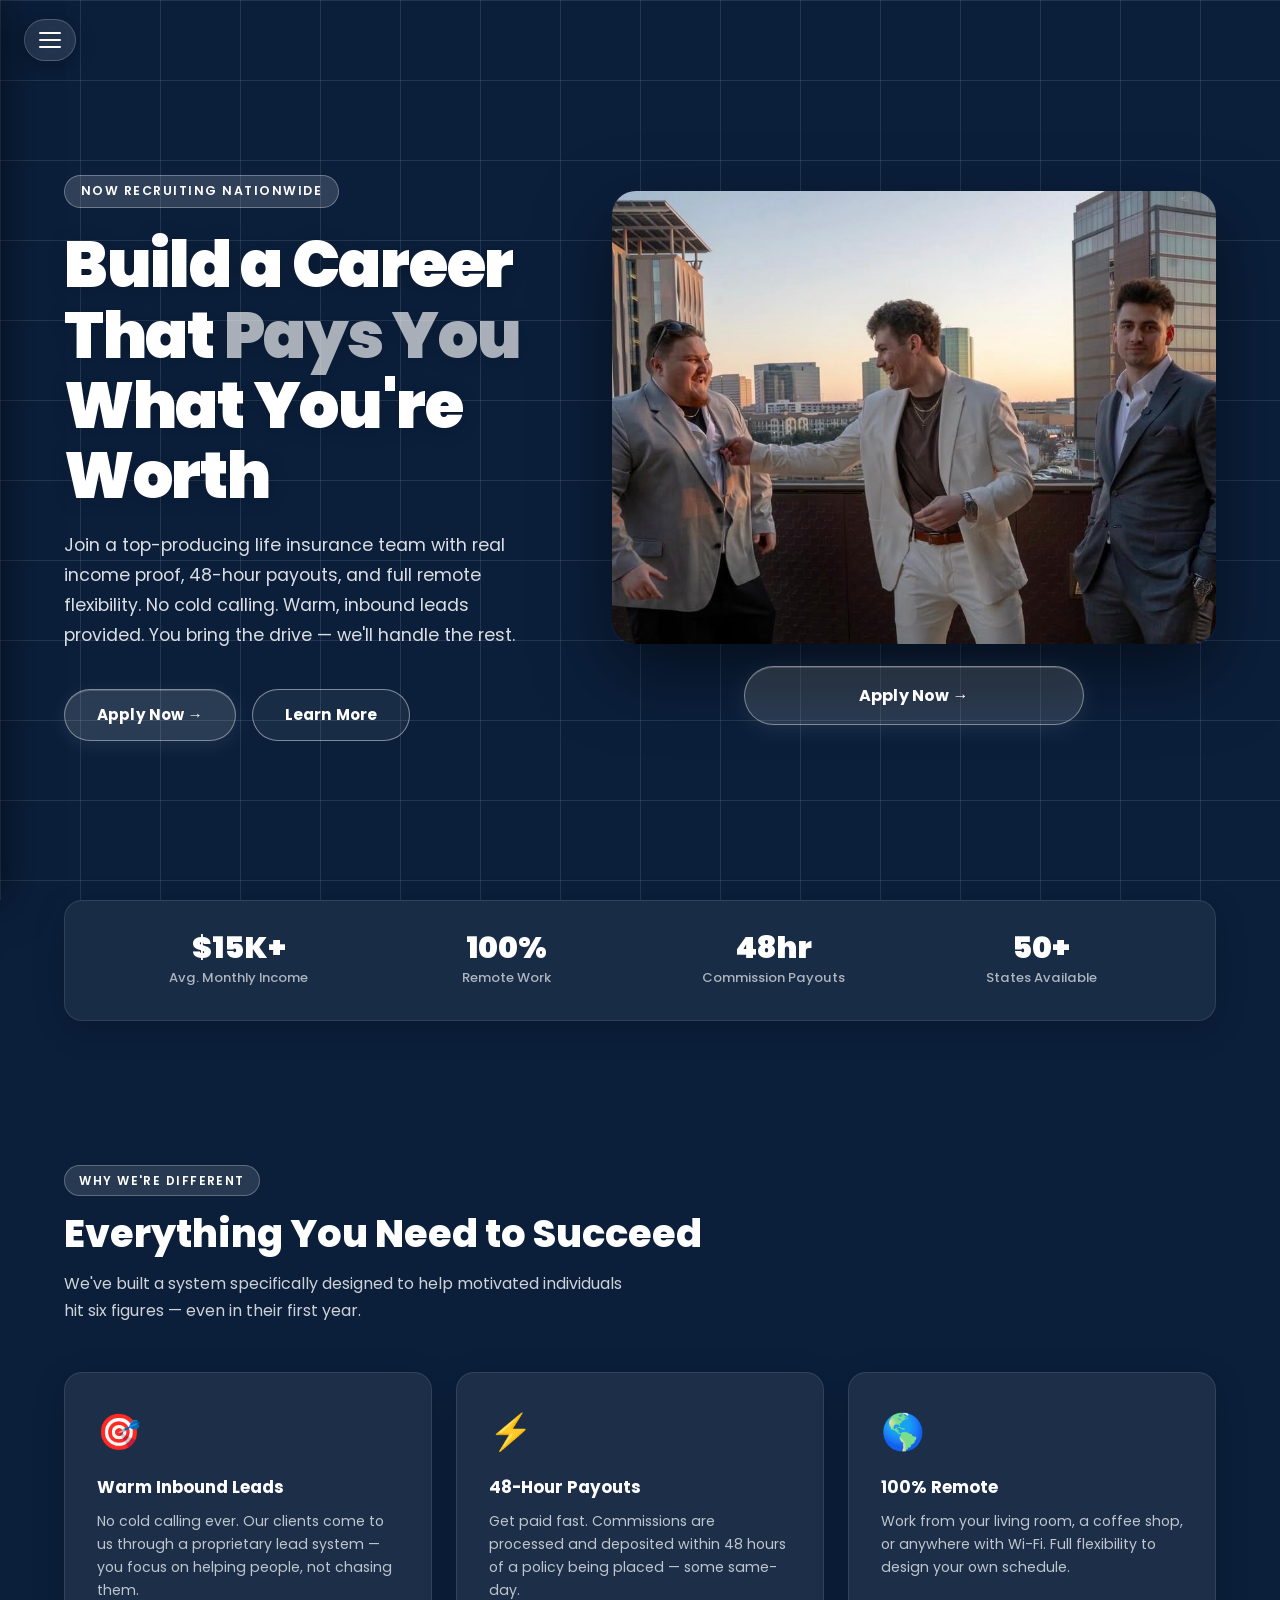
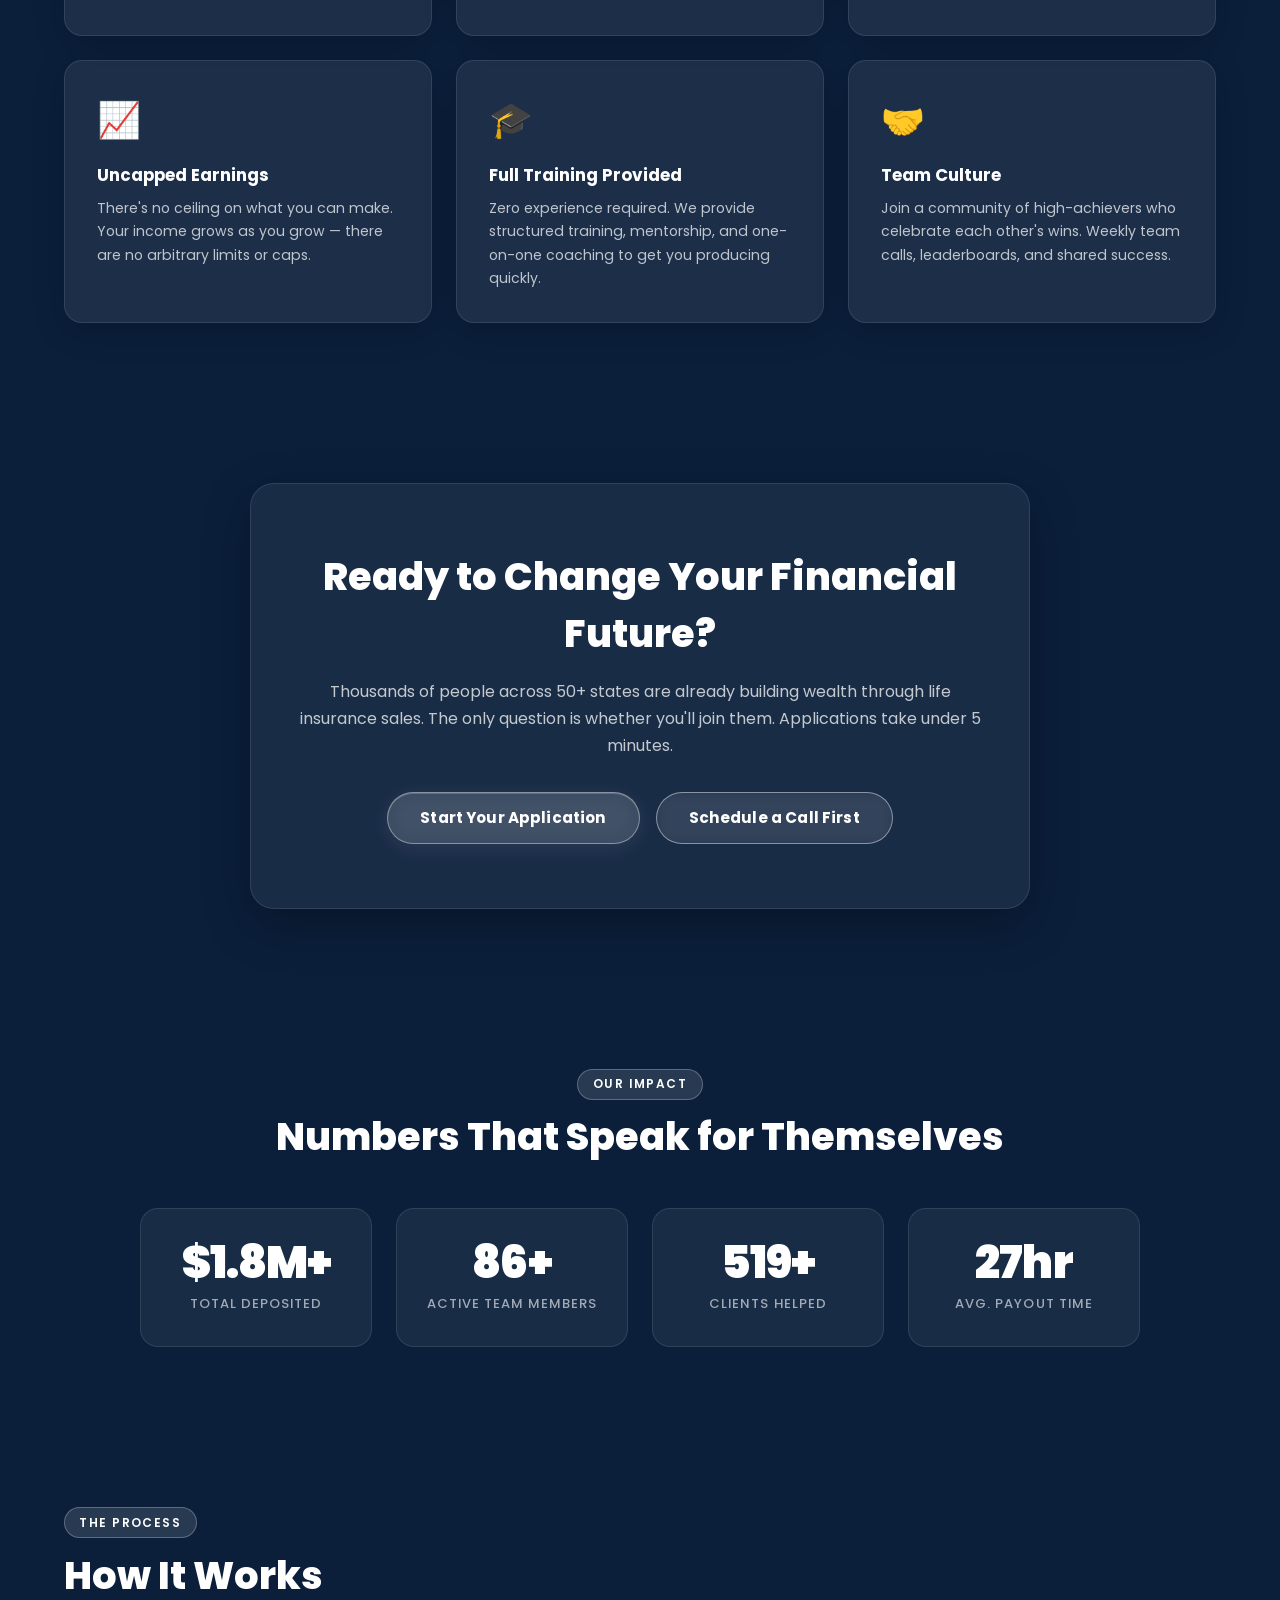
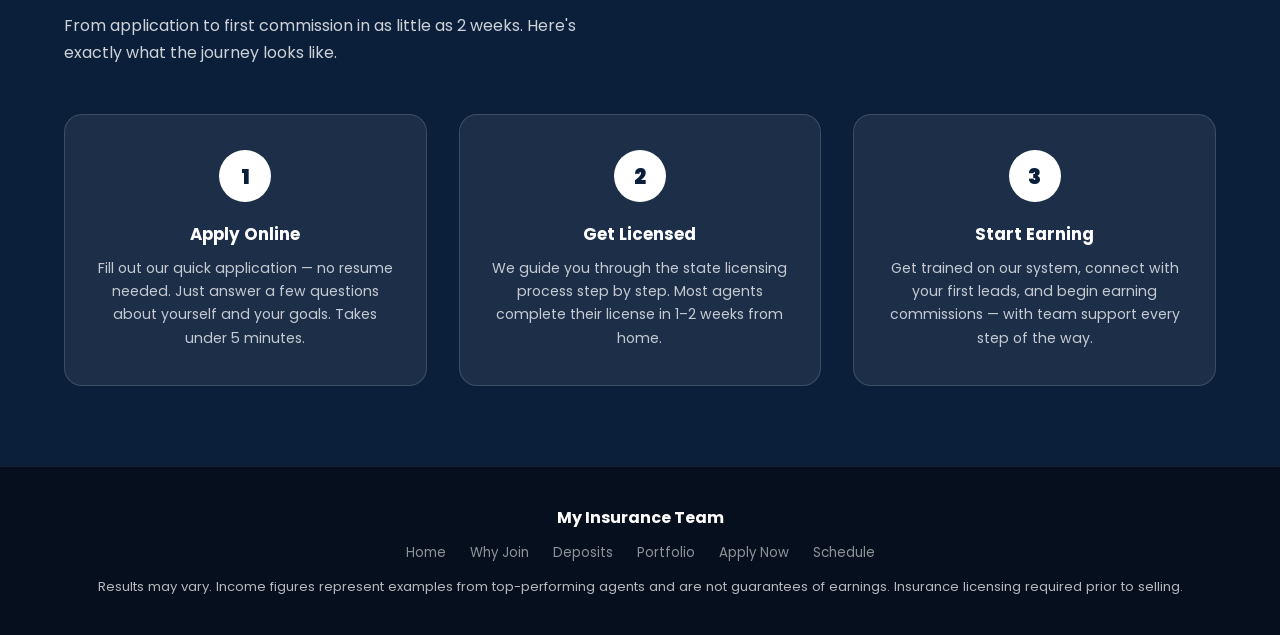
<file: index.html>
<!DOCTYPE html>
<html lang="en">
<head>
  <meta charset="UTF-8" />
  <meta name="viewport" content="width=device-width, initial-scale=1.0" />
  <title>Join My Insurance Team | Build Your Future</title>
  <meta name="description" content="Join a top-producing life insurance team. 100% remote, industry-leading commissions, 48-hour payouts, and full training provided. Apply today." />
  <link rel="stylesheet" href="styles.css?v=8" />
</head>
<body>




  <!-- Hamburger button -->
  <button id="hamburger" aria-label="Open navigation" aria-expanded="false">
    <span class="bar"></span>
    <span class="bar"></span>
    <span class="bar"></span>
  </button>

  <!-- Nav overlay -->
  <div id="nav-overlay"></div>

  <!-- Side nav panel -->
  <nav id="side-nav" aria-label="Main navigation">
    <div class="nav-header">
      <div class="nav-brand">
        My Insurance Team
        <span>Life &amp; Financial Services</span>
      </div>
      <button id="nav-close" aria-label="Close navigation">&#x2715;</button>
    </div>
    <ul class="nav-links">
      <li class="nav-cta"><a href="apply.html">Apply Now</a></li>
      <li><a href="index.html"><span class="nav-icon">🏠</span> Home</a></li>
      <li><a href="deposits.html"><span class="nav-icon">💰</span> My Deposits</a></li>
      <li><a href="why-join.html"><span class="nav-icon">⭐</span> Why Join My Team</a></li>
      <li><a href="schedule.html"><span class="nav-icon">📅</span> Schedule a Meeting</a></li>
    </ul>
    <div class="nav-footer">
      &copy; 2025 My Insurance Team. All rights reserved.
    </div>
  </nav>

  <!-- Page content -->
  <div class="page-content">

    <!-- Hero Section -->
    <section class="hero">
      <div class="hero-left">
        <div class="hero-eyebrow">Now Recruiting Nationwide</div>
        <h1>Build a Career That <em>Pays You</em> What You're Worth</h1>
        <p class="hero-sub">
          Join a top-producing life insurance team with real income proof, 48-hour payouts,
          and full remote flexibility. No cold calling. Warm, inbound leads provided.
          You bring the drive — we'll handle the rest.
        </p>
        <div class="hero-ctas">
          <a href="apply.html" class="btn btn-primary">Apply Now &rarr;</a>
          <a href="why-join.html" class="btn btn-outline">Learn More</a>
        </div>
      </div>

      <div class="hero-right">
        <div class="hero-img-wrap">
          <img src="hero.jpg" alt="Insurance team professionals" class="hero-img" />
        </div>
        <div class="hero-img-cta">
          <a href="apply.html" class="btn btn-primary">Apply Now &rarr;</a>
        </div>
      </div>
    </section>

    <!-- Stats Bar -->
    <div class="stats-bar">
      <div class="stat-item">
        <h3>$15K+</h3>
        <p>Avg. Monthly Income</p>
      </div>
      <div class="stat-item">
        <h3>100%</h3>
        <p>Remote Work</p>
      </div>
      <div class="stat-item">
        <h3>48hr</h3>
        <p>Commission Payouts</p>
      </div>
      <div class="stat-item">
        <h3>50+</h3>
        <p>States Available</p>
      </div>
    </div>

    <!-- Features Section -->
    <section>
      <div class="section-header">
        <div class="section-tag">Why We're Different</div>
        <h2 class="section-title">Everything You Need to Succeed</h2>
        <p class="section-sub">We've built a system specifically designed to help motivated individuals hit six figures — even in their first year.</p>
      </div>
      <div class="features-grid">
        <div class="feature-card">
          <span class="feature-icon">🎯</span>
          <h3>Warm Inbound Leads</h3>
          <p>No cold calling ever. Our clients come to us through a proprietary lead system — you focus on helping people, not chasing them.</p>
        </div>
        <div class="feature-card">
          <span class="feature-icon">⚡</span>
          <h3>48-Hour Payouts</h3>
          <p>Get paid fast. Commissions are processed and deposited within 48 hours of a policy being placed — some same-day.</p>
        </div>
        <div class="feature-card">
          <span class="feature-icon">🌎</span>
          <h3>100% Remote</h3>
          <p>Work from your living room, a coffee shop, or anywhere with Wi-Fi. Full flexibility to design your own schedule.</p>
        </div>
        <div class="feature-card">
          <span class="feature-icon">📈</span>
          <h3>Uncapped Earnings</h3>
          <p>There's no ceiling on what you can make. Your income grows as you grow — there are no arbitrary limits or caps.</p>
        </div>
        <div class="feature-card">
          <span class="feature-icon">🎓</span>
          <h3>Full Training Provided</h3>
          <p>Zero experience required. We provide structured training, mentorship, and one-on-one coaching to get you producing quickly.</p>
        </div>
        <div class="feature-card">
          <span class="feature-icon">🤝</span>
          <h3>Team Culture</h3>
          <p>Join a community of high-achievers who celebrate each other's wins. Weekly team calls, leaderboards, and shared success.</p>
        </div>
      </div>
    </section>

    <!-- CTA Section -->
    <section class="cta-section">
      <div class="cta-inner">
        <h2>Ready to Change Your Financial Future?</h2>
        <p>Thousands of people across 50+ states are already building wealth through life insurance sales. The only question is whether you'll join them. Applications take under 5 minutes.</p>
        <div class="cta-buttons">
          <a href="apply.html" class="btn btn-primary">Start Your Application</a>
          <a href="schedule.html" class="btn btn-outline">Schedule a Call First</a>
        </div>
      </div>
    </section>

    <!-- Impact Counters -->
    <section class="counter-section">
      <div class="section-header" style="text-align:center;">
        <div class="section-tag">Our Impact</div>
        <h2 class="section-title">Numbers That Speak for Themselves</h2>
      </div>
      <div class="counter-grid">
        <div class="counter-item">
          <div class="counter-value" data-target="3.2" data-prefix="$" data-suffix="M+" data-decimals="1">$0</div>
          <div class="counter-label">Total Deposited</div>
        </div>
        <div class="counter-item">
          <div class="counter-value" data-target="150" data-suffix="+">0</div>
          <div class="counter-label">Active Team Members</div>
        </div>
        <div class="counter-item">
          <div class="counter-value" data-target="900" data-suffix="+">0</div>
          <div class="counter-label">Clients Helped</div>
        </div>
        <div class="counter-item">
          <div class="counter-value" data-target="48" data-suffix="hr">0</div>
          <div class="counter-label">Avg. Payout Time</div>
        </div>
      </div>
    </section>

    <!-- How It Works -->
    <section>
      <div class="section-header">
        <div class="section-tag">The Process</div>
        <h2 class="section-title">How It Works</h2>
        <p class="section-sub">From application to first commission in as little as 2 weeks. Here's exactly what the journey looks like.</p>
      </div>
      <div class="steps-grid">
        <div class="step-card">
          <div class="step-number">1</div>
          <h3>Apply Online</h3>
          <p>Fill out our quick application — no resume needed. Just answer a few questions about yourself and your goals. Takes under 5 minutes.</p>
        </div>
        <div class="step-card">
          <div class="step-number">2</div>
          <h3>Get Licensed</h3>
          <p>We guide you through the state licensing process step by step. Most agents complete their license in 1–2 weeks from home.</p>
        </div>
        <div class="step-card">
          <div class="step-number">3</div>
          <h3>Start Earning</h3>
          <p>Get trained on our system, connect with your first leads, and begin earning commissions — with team support every step of the way.</p>
        </div>
      </div>
    </section>

  </div><!-- /page-content -->

  <!-- Footer -->
  <footer>
    <div class="footer-brand">My Insurance Team</div>
    <nav class="footer-links" aria-label="Footer navigation">
      <a href="index.html">Home</a>
      <a href="why-join.html">Why Join</a>
      <a href="deposits.html">Deposits</a>
      <a href="portfolio.html">Portfolio</a>
      <a href="apply.html">Apply Now</a>
      <a href="schedule.html">Schedule</a>
    </nav>
    <p>Results may vary. Income figures represent examples from top-performing agents and are not guarantees of earnings. Insurance licensing required prior to selling.</p>
  </footer>


  <script src="nav.js"></script>
  <script>
    /* ── Counter animation ── */
    (function() {
      var counters = document.querySelectorAll('.counter-value');
      if (!counters.length) return;
      function easeOut(t) { return 1 - Math.pow(1 - t, 3); }
      function animateCounter(el) {
        var target = parseFloat(el.dataset.target);
        var prefix = el.dataset.prefix || '';
        var suffix = el.dataset.suffix || '';
        var decimals = el.dataset.decimals ? parseInt(el.dataset.decimals) : 0;
        var duration = 2200;
        var start = performance.now();
        function update(now) {
          var t = Math.min((now - start) / duration, 1);
          var val = easeOut(t) * target;
          el.textContent = prefix + (decimals ? val.toFixed(decimals) : Math.floor(val)) + suffix;
          if (t < 1) requestAnimationFrame(update);
          else el.textContent = prefix + (decimals ? target.toFixed(decimals) : target) + suffix;
        }
        requestAnimationFrame(update);
      }
      var io = new IntersectionObserver(function(entries) {
        entries.forEach(function(e) {
          if (e.isIntersecting) { animateCounter(e.target); io.unobserve(e.target); }
        });
      }, { threshold: 0.5 });
      counters.forEach(function(el) { io.observe(el); });
    })();
  </script>
</body>
</html>
</file>
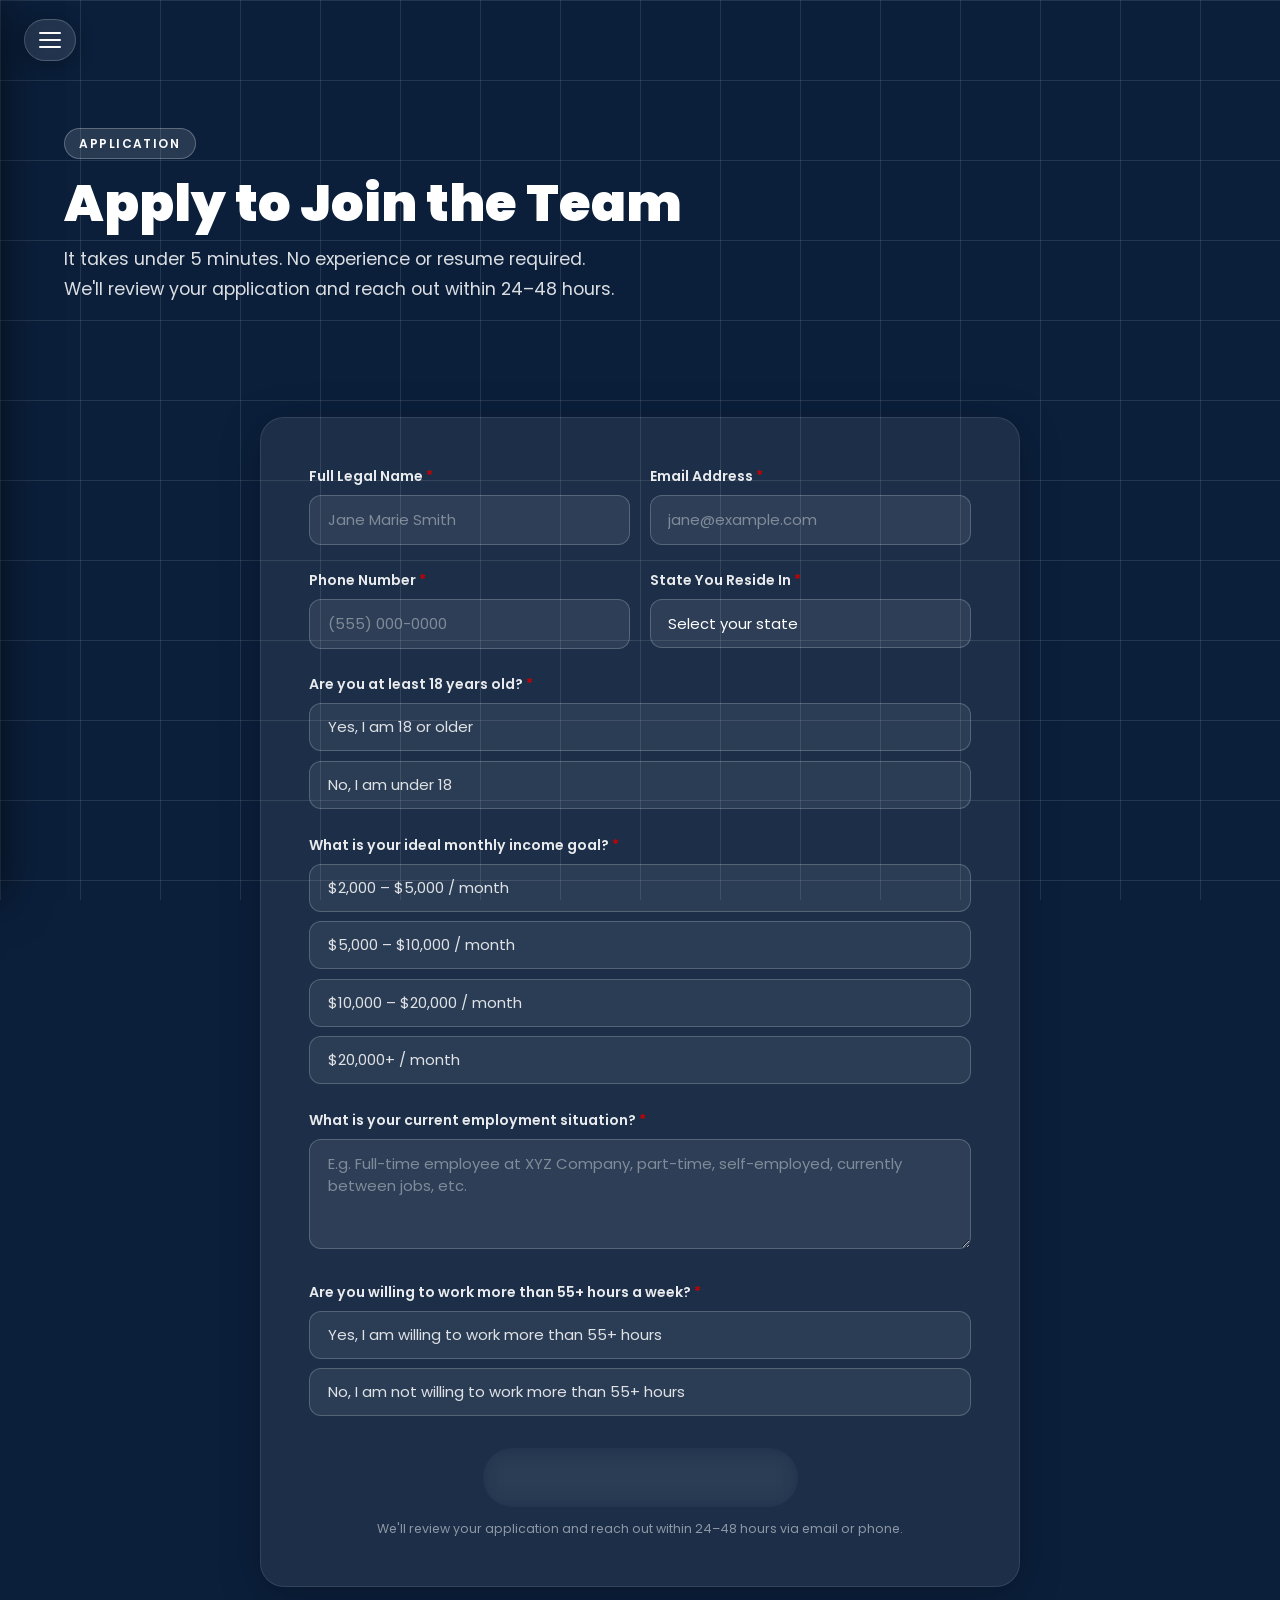
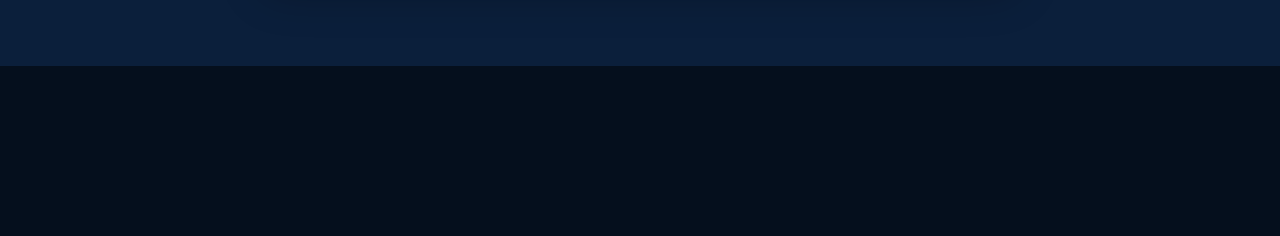
<file: apply.html>
<!DOCTYPE html>
<html lang="en">
<head>
  <meta charset="UTF-8" />
  <meta name="viewport" content="width=device-width, initial-scale=1.0" />
  <title>Apply Now | Join My Insurance Team</title>
  <meta name="description" content="Apply to join our life insurance team. Takes under 5 minutes. No experience required — we train you from scratch." />
  <link rel="stylesheet" href="styles.css?v=8" />
</head>
<body>



  <button id="hamburger" aria-label="Open navigation" aria-expanded="false">
    <span class="bar"></span>
    <span class="bar"></span>
    <span class="bar"></span>
  </button>

  <div id="nav-overlay"></div>

  <nav id="side-nav" aria-label="Main navigation">
    <div class="nav-header">
      <div class="nav-brand">
        My Insurance Team
        <span>Life &amp; Financial Services</span>
      </div>
      <button id="nav-close" aria-label="Close navigation">&#x2715;</button>
    </div>
    <ul class="nav-links">
      <li class="nav-cta"><a href="apply.html">Apply Now</a></li>
      <li><a href="index.html"><span class="nav-icon">🏠</span> Home</a></li>
      <li><a href="deposits.html"><span class="nav-icon">💰</span> My Deposits</a></li>
      <li><a href="why-join.html"><span class="nav-icon">⭐</span> Why Join My Team</a></li>
      <li><a href="schedule.html"><span class="nav-icon">📅</span> Schedule a Meeting</a></li>
    </ul>
    <div class="nav-footer">
      &copy; 2025 My Insurance Team. All rights reserved.
    </div>
  </nav>

  <div class="page-content">

    <div class="page-hero">
      <div>
        <div class="section-tag">Application</div>
        <h1>Apply to Join the Team</h1>
        <p>It takes under 5 minutes. No experience or resume required. We'll review your application and reach out within 24–48 hours.</p>
      </div>
    </div>

    <div class="form-section">

      <div id="cal-dates-banner" class="scheduled-dates-banner" style="display:none;">
        <h4>Your Requested Call Times</h4>
        <ul id="cal-dates-list"></ul>
      </div>

      <div class="form-wrap">
        <form id="application-form" action="https://formspree.io/f/YOUR_FORM_ID" method="POST" novalidate>

          <div class="form-row">
            <div class="form-group">
              <label for="full-name">Full Legal Name <span style="color:#c00">*</span></label>
              <input type="text" id="full-name" name="full_name" placeholder="Jane Marie Smith" required autocomplete="name" />
            </div>
            <div class="form-group">
              <label for="email">Email Address <span style="color:#c00">*</span></label>
              <input type="email" id="email" name="email" placeholder="jane@example.com" required autocomplete="email" />
            </div>
          </div>

          <div class="form-row">
            <div class="form-group">
              <label for="phone">Phone Number <span style="color:#c00">*</span></label>
              <input type="tel" id="phone" name="phone" placeholder="(555) 000-0000" required autocomplete="tel" />
            </div>
            <div class="form-group">
              <label for="state">State You Reside In <span style="color:#c00">*</span></label>
              <select id="state" name="state" required>
                <option value="" disabled selected>Select your state</option>
                <option>Alabama</option><option>Alaska</option><option>Arizona</option>
                <option>Arkansas</option><option>California</option><option>Colorado</option>
                <option>Connecticut</option><option>Delaware</option><option>Florida</option>
                <option>Georgia</option><option>Hawaii</option><option>Idaho</option>
                <option>Illinois</option><option>Indiana</option><option>Iowa</option>
                <option>Kansas</option><option>Kentucky</option><option>Louisiana</option>
                <option>Maine</option><option>Maryland</option><option>Massachusetts</option>
                <option>Michigan</option><option>Minnesota</option><option>Mississippi</option>
                <option>Missouri</option><option>Montana</option><option>Nebraska</option>
                <option>Nevada</option><option>New Hampshire</option><option>New Jersey</option>
                <option>New Mexico</option><option>New York</option><option>North Carolina</option>
                <option>North Dakota</option><option>Ohio</option><option>Oklahoma</option>
                <option>Oregon</option><option>Pennsylvania</option><option>Rhode Island</option>
                <option>South Carolina</option><option>South Dakota</option><option>Tennessee</option>
                <option>Texas</option><option>Utah</option><option>Vermont</option>
                <option>Virginia</option><option>Washington</option><option>West Virginia</option>
                <option>Wisconsin</option><option>Wyoming</option>
              </select>
            </div>
          </div>

          <div class="form-group">
            <label>Are you at least 18 years old? <span style="color:#c00">*</span></label>
            <input type="hidden" name="age_18" id="age_18_val" />
            <div class="btn-select-group" data-target="age_18_val">
              <button type="button" class="btn-select" data-value="yes">Yes, I am 18 or older</button>
              <button type="button" class="btn-select" data-value="no">No, I am under 18</button>
            </div>
          </div>

          <div class="form-group">
            <label>What is your ideal monthly income goal? <span style="color:#c00">*</span></label>
            <input type="hidden" name="income_goal" id="income_goal_val" />
            <div class="btn-select-group" data-target="income_goal_val">
              <button type="button" class="btn-select" data-value="2000-5000">$2,000 – $5,000 / month</button>
              <button type="button" class="btn-select" data-value="5000-10000">$5,000 – $10,000 / month</button>
              <button type="button" class="btn-select" data-value="10000-20000">$10,000 – $20,000 / month</button>
              <button type="button" class="btn-select" data-value="20000+">$20,000+ / month</button>
            </div>
          </div>

          <div class="form-group">
            <label for="employment">What is your current employment situation? <span style="color:#c00">*</span></label>
            <textarea id="employment" name="current_employment" placeholder="E.g. Full-time employee at XYZ Company, part-time, self-employed, currently between jobs, etc." required></textarea>
          </div>

          <div class="form-group">
            <label>Are you willing to work more than 55+ hours a week? <span style="color:#c00">*</span></label>
            <input type="hidden" name="work_55plus" id="work_55plus_val" />
            <div class="btn-select-group" data-target="work_55plus_val">
              <button type="button" class="btn-select" data-value="yes">Yes, I am willing to work more than 55+ hours</button>
              <button type="button" class="btn-select" data-value="no">No, I am not willing to work more than 55+ hours</button>
            </div>
          </div>

          <input type="hidden" name="preferred_dates" id="preferred_dates_input" />
          <input type="hidden" name="preferred_time_window" id="preferred_time_input" />

          <div class="form-submit">
            <button type="submit" class="btn btn-primary">Submit My Application &rarr;</button>
            <p class="form-note">We'll review your application and reach out within 24–48 hours via email or phone.</p>
          </div>

        </form>
      </div>
    </div>

  </div>

  <footer>
    <div class="footer-brand">My Insurance Team</div>
    <nav class="footer-links" aria-label="Footer navigation">
      <a href="index.html">Home</a>
      <a href="why-join.html">Why Join</a>
      <a href="deposits.html">Deposits</a>
      <a href="apply.html">Apply Now</a>
      <a href="schedule.html">Schedule</a>
    </nav>
    <p>Results may vary. Income figures represent examples from top-performing agents and are not guarantees of earnings. Insurance licensing required prior to selling.</p>
  </footer>


  <script src="nav.js"></script>
  <script>
    // Button selector groups
    document.querySelectorAll('.btn-select-group').forEach(function(group) {
      group.querySelectorAll('.btn-select').forEach(function(btn) {
        btn.addEventListener('click', function() {
          group.querySelectorAll('.btn-select').forEach(function(b) { b.classList.remove('selected'); });
          btn.classList.add('selected');
          document.getElementById(group.dataset.target).value = btn.dataset.value;
        });
      });
    });

    // Pull scheduled dates from sessionStorage (set by schedule.html)
    (function() {
      var rawDates = sessionStorage.getItem('cal_dates');
      var rawTime  = sessionStorage.getItem('cal_time');
      if (rawDates) {
        try {
          var dates = JSON.parse(rawDates);
          var time  = rawTime || '';
          if (dates && dates.length > 0) {
            var banner = document.getElementById('cal-dates-banner');
            var list   = document.getElementById('cal-dates-list');
            dates.forEach(function(d) {
              var li = document.createElement('li');
              li.textContent = d + (time ? '  —  ' + time : '');
              list.appendChild(li);
            });
            banner.style.display = 'block';
            // Populate hidden inputs for Formspree
            document.getElementById('preferred_dates_input').value = dates.join(', ');
            document.getElementById('preferred_time_input').value  = time;
          }
        } catch(e) {}
      }
    })();
  </script>
</body>
</html>
</file>
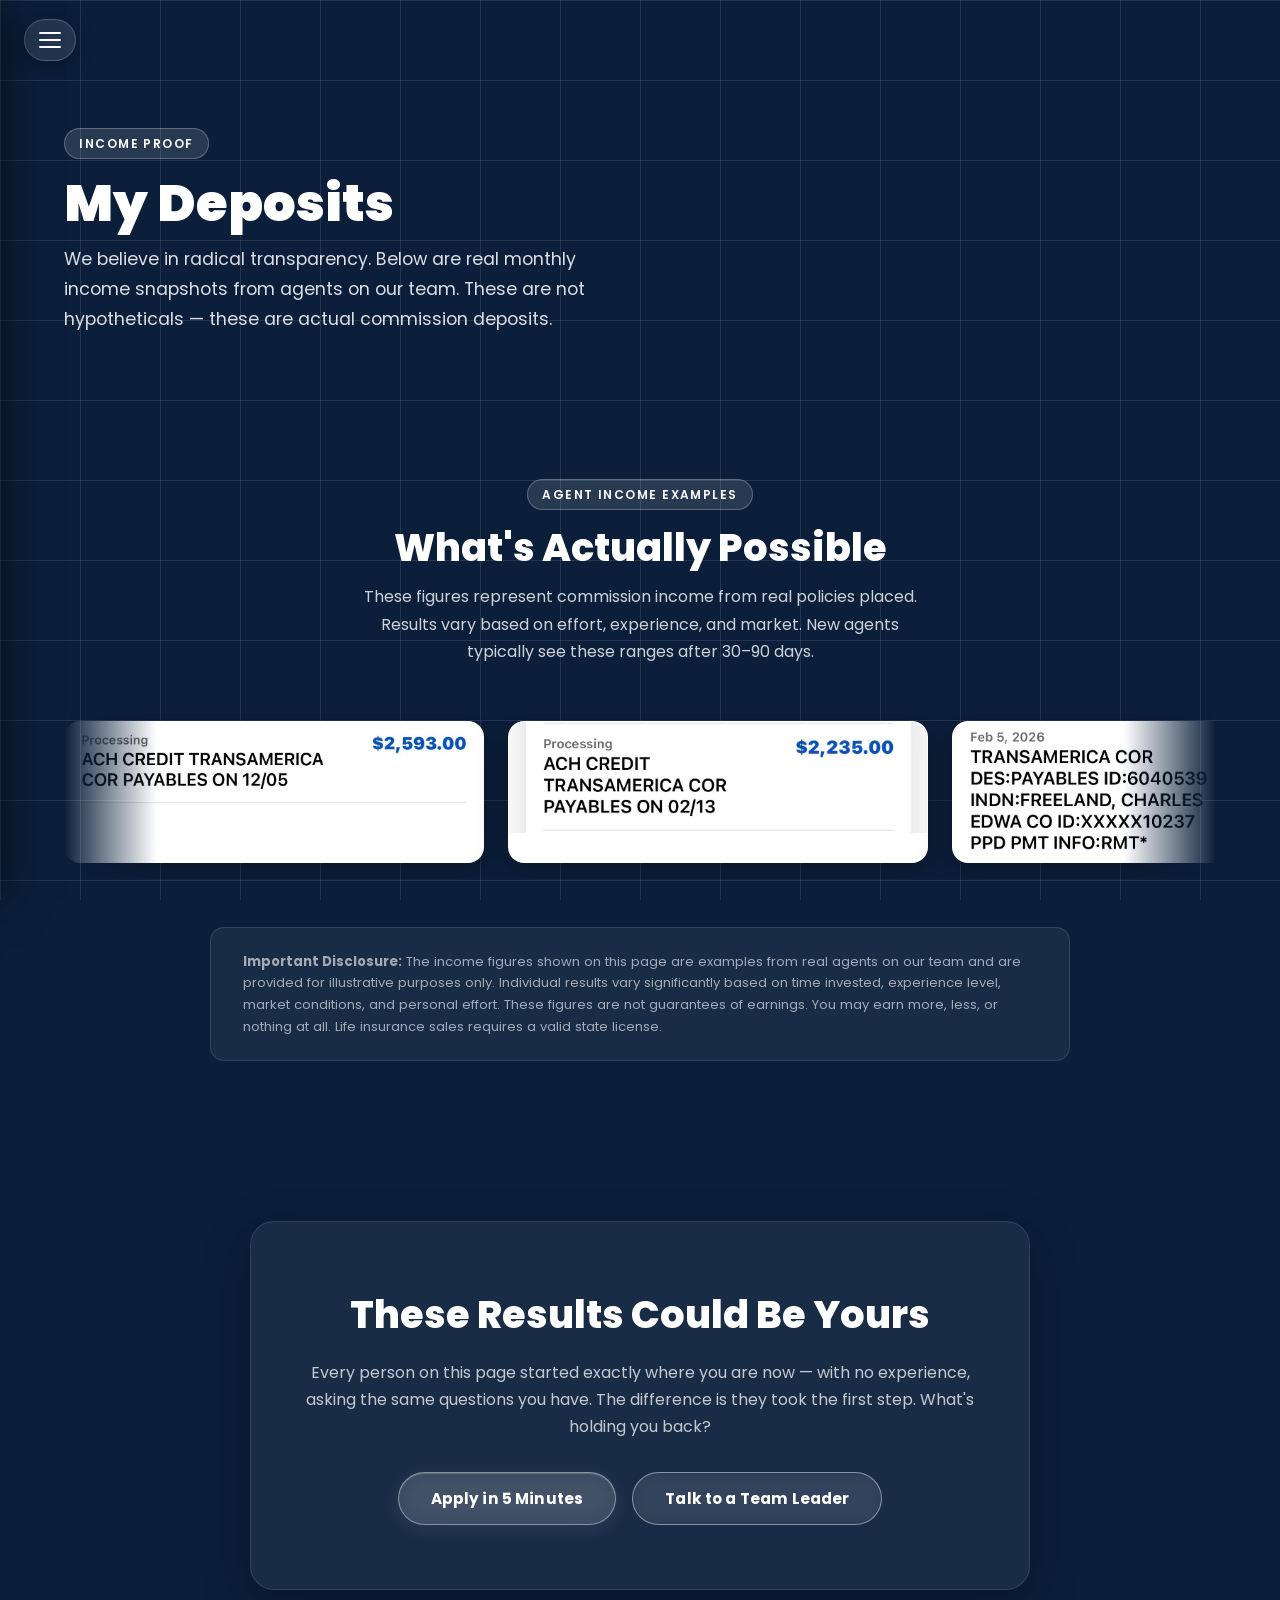
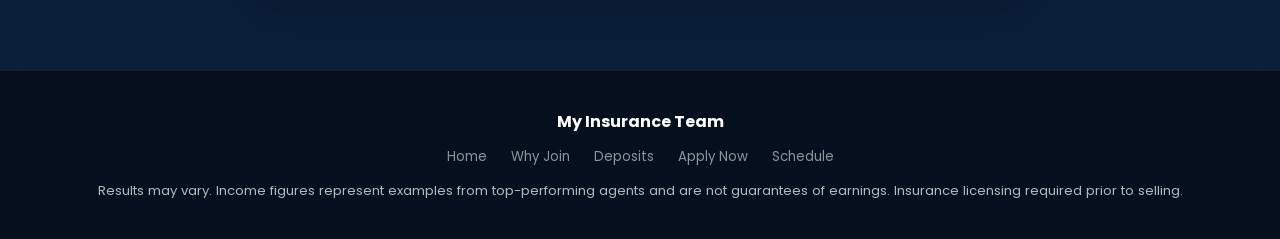
<file: deposits.html>
<!DOCTYPE html>
<html lang="en">
<head>
  <meta charset="UTF-8" />
  <meta name="viewport" content="width=device-width, initial-scale=1.0" />
  <title>My Deposits | Real Income Proof | My Insurance Team</title>
  <meta name="description" content="See real, verified monthly income examples from our life insurance agents. Transparent proof of what's possible on our team." />
  <link rel="stylesheet" href="styles.css?v=8" />
</head>
<body>



  <button id="hamburger" aria-label="Open navigation" aria-expanded="false">
    <span class="bar"></span>
    <span class="bar"></span>
    <span class="bar"></span>
  </button>

  <div id="nav-overlay"></div>

  <nav id="side-nav" aria-label="Main navigation">
    <div class="nav-header">
      <div class="nav-brand">
        My Insurance Team
        <span>Life &amp; Financial Services</span>
      </div>
      <button id="nav-close" aria-label="Close navigation">&#x2715;</button>
    </div>
    <ul class="nav-links">
      <li class="nav-cta"><a href="apply.html">Apply Now</a></li>
      <li><a href="index.html"><span class="nav-icon">🏠</span> Home</a></li>
      <li><a href="deposits.html"><span class="nav-icon">💰</span> My Deposits</a></li>
      <li><a href="why-join.html"><span class="nav-icon">⭐</span> Why Join My Team</a></li>
      <li><a href="schedule.html"><span class="nav-icon">📅</span> Schedule a Meeting</a></li>
    </ul>
    <div class="nav-footer">
      &copy; 2025 My Insurance Team. All rights reserved.
    </div>
  </nav>

  <div class="page-content">

    <div class="page-hero">
      <div>
        <div class="section-tag">Income Proof</div>
        <h1>My Deposits</h1>
        <p>We believe in radical transparency. Below are real monthly income snapshots from agents on our team. These are not hypotheticals — these are actual commission deposits.</p>
      </div>
    </div>

    <section>
      <div class="section-header" style="text-align:center;">
        <div class="section-tag">Agent Income Examples</div>
        <h2 class="section-title">What's Actually Possible</h2>
        <p class="section-sub" style="margin:0 auto;">These figures represent commission income from real policies placed. Results vary based on effort, experience, and market. New agents typically see these ranges after 30–90 days.</p>
      </div>

      <div class="deposit-carousel-outer">
        <div class="deposit-carousel-track">
          <!-- Set 1 -->
          <div class="carousel-deposit-img-card">
            <img src="deposit-IMG_1344.jpg" alt="Deposit $6,522" />
          </div>
          <div class="carousel-deposit-img-card">
            <img src="deposit-IMG_1646.jpg" alt="Deposit $2,593" />
          </div>
          <div class="carousel-deposit-img-card">
            <img src="deposit-IMG_1666.jpg" alt="Deposit $1,706" />
          </div>
          <div class="carousel-deposit-img-card">
            <img src="deposit-IMG_1750.jpg" alt="Deposit $2,235" />
          </div>
          <!-- Set 2 (duplicate for infinite loop) -->
          <div class="carousel-deposit-img-card">
            <img src="deposit-IMG_1344.jpg" alt="Deposit $6,522" />
          </div>
          <div class="carousel-deposit-img-card">
            <img src="deposit-IMG_1646.jpg" alt="Deposit $2,593" />
          </div>
          <div class="carousel-deposit-img-card">
            <img src="deposit-IMG_1666.jpg" alt="Deposit $1,706" />
          </div>
          <div class="carousel-deposit-img-card">
            <img src="deposit-IMG_1750.jpg" alt="Deposit $2,235" />
          </div>
        </div>
      </div>

      <div class="disclaimer-box">
        <strong>Important Disclosure:</strong> The income figures shown on this page are examples from real agents on our team and are provided for illustrative purposes only. Individual results vary significantly based on time invested, experience level, market conditions, and personal effort. These figures are not guarantees of earnings. You may earn more, less, or nothing at all. Life insurance sales requires a valid state license.
      </div>
    </section>

    <section class="cta-section">
      <div class="cta-inner">
        <h2>These Results Could Be Yours</h2>
        <p>Every person on this page started exactly where you are now — with no experience, asking the same questions you have. The difference is they took the first step. What's holding you back?</p>
        <div class="cta-buttons">
          <a href="apply.html" class="btn btn-primary">Apply in 5 Minutes</a>
          <a href="schedule.html" class="btn btn-outline">Talk to a Team Leader</a>
        </div>
      </div>
    </section>

  </div>

  <footer>
    <div class="footer-brand">My Insurance Team</div>
    <nav class="footer-links" aria-label="Footer navigation">
      <a href="index.html">Home</a>
      <a href="why-join.html">Why Join</a>
      <a href="deposits.html">Deposits</a>
      <a href="apply.html">Apply Now</a>
      <a href="schedule.html">Schedule</a>
    </nav>
    <p>Results may vary. Income figures represent examples from top-performing agents and are not guarantees of earnings. Insurance licensing required prior to selling.</p>
  </footer>


  <script src="nav.js"></script>
</body>
</html>
</file>
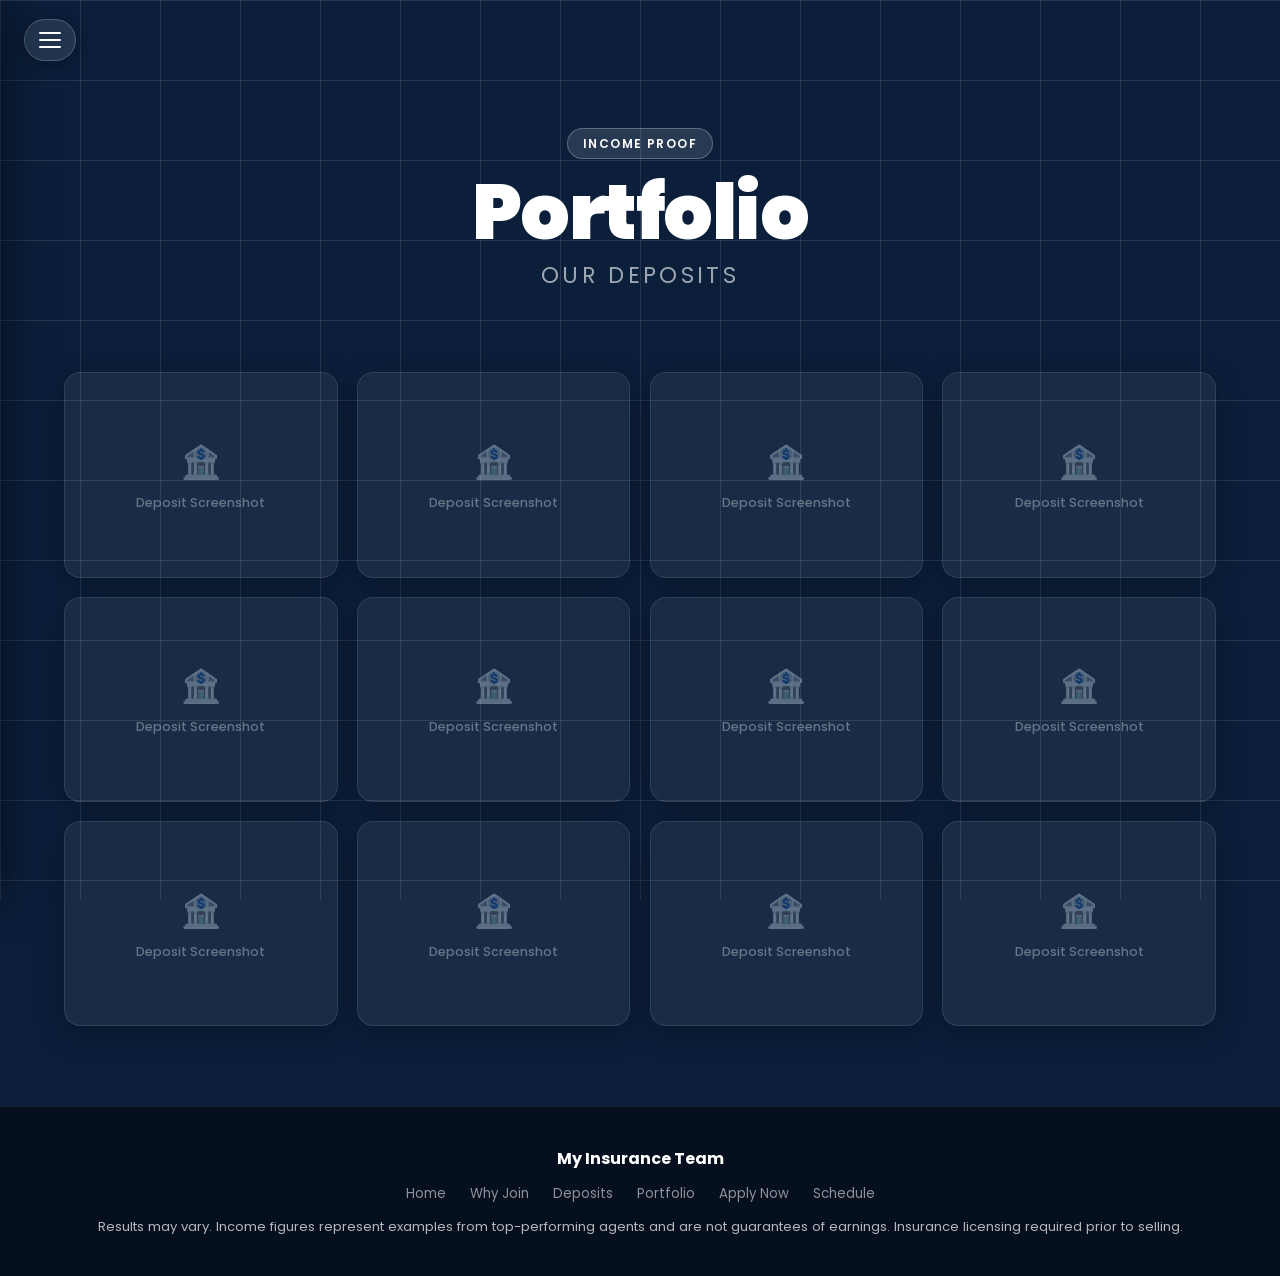
<file: portfolio.html>
<!DOCTYPE html>
<html lang="en">
<head>
  <meta charset="UTF-8" />
  <meta name="viewport" content="width=device-width, initial-scale=1.0" />
  <title>Portfolio | Our Deposits | My Insurance Team</title>
  <meta name="description" content="View our full portfolio of verified agent income deposits. Transparent proof of what's possible on our team." />
  <link rel="stylesheet" href="styles.css?v=8" />
</head>
<body>



  <button id="hamburger" aria-label="Open navigation" aria-expanded="false">
    <span class="bar"></span>
    <span class="bar"></span>
    <span class="bar"></span>
  </button>

  <div id="nav-overlay"></div>

  <nav id="side-nav" aria-label="Main navigation">
    <div class="nav-header">
      <div class="nav-brand">
        My Insurance Team
        <span>Life &amp; Financial Services</span>
      </div>
      <button id="nav-close" aria-label="Close navigation">&#x2715;</button>
    </div>
    <ul class="nav-links">
      <li class="nav-cta"><a href="apply.html">Apply Now</a></li>
      <li><a href="index.html"><span class="nav-icon">🏠</span> Home</a></li>
      <li><a href="deposits.html"><span class="nav-icon">💰</span> My Deposits</a></li>
      <li><a href="why-join.html"><span class="nav-icon">⭐</span> Why Join My Team</a></li>
      <li><a href="schedule.html"><span class="nav-icon">📅</span> Schedule a Meeting</a></li>
    </ul>
    <div class="nav-footer">
      &copy; 2025 My Insurance Team. All rights reserved.
    </div>
  </nav>

  <div class="page-content">

    <div class="portfolio-hero">
      <div class="section-tag">Income Proof</div>
      <h1>Portfolio</h1>
      <h2>Our Deposits</h2>
    </div>

    <div class="portfolio-gallery">
      <div class="portfolio-item">
        <div class="portfolio-placeholder-icon">🏦</div>
        <div class="portfolio-placeholder-label">Deposit Screenshot</div>
      </div>
      <div class="portfolio-item">
        <div class="portfolio-placeholder-icon">🏦</div>
        <div class="portfolio-placeholder-label">Deposit Screenshot</div>
      </div>
      <div class="portfolio-item">
        <div class="portfolio-placeholder-icon">🏦</div>
        <div class="portfolio-placeholder-label">Deposit Screenshot</div>
      </div>
      <div class="portfolio-item">
        <div class="portfolio-placeholder-icon">🏦</div>
        <div class="portfolio-placeholder-label">Deposit Screenshot</div>
      </div>
      <div class="portfolio-item">
        <div class="portfolio-placeholder-icon">🏦</div>
        <div class="portfolio-placeholder-label">Deposit Screenshot</div>
      </div>
      <div class="portfolio-item">
        <div class="portfolio-placeholder-icon">🏦</div>
        <div class="portfolio-placeholder-label">Deposit Screenshot</div>
      </div>
      <div class="portfolio-item">
        <div class="portfolio-placeholder-icon">🏦</div>
        <div class="portfolio-placeholder-label">Deposit Screenshot</div>
      </div>
      <div class="portfolio-item">
        <div class="portfolio-placeholder-icon">🏦</div>
        <div class="portfolio-placeholder-label">Deposit Screenshot</div>
      </div>
      <div class="portfolio-item">
        <div class="portfolio-placeholder-icon">🏦</div>
        <div class="portfolio-placeholder-label">Deposit Screenshot</div>
      </div>
      <div class="portfolio-item">
        <div class="portfolio-placeholder-icon">🏦</div>
        <div class="portfolio-placeholder-label">Deposit Screenshot</div>
      </div>
      <div class="portfolio-item">
        <div class="portfolio-placeholder-icon">🏦</div>
        <div class="portfolio-placeholder-label">Deposit Screenshot</div>
      </div>
      <div class="portfolio-item">
        <div class="portfolio-placeholder-icon">🏦</div>
        <div class="portfolio-placeholder-label">Deposit Screenshot</div>
      </div>
    </div>

  </div>

  <footer>
    <div class="footer-brand">My Insurance Team</div>
    <nav class="footer-links" aria-label="Footer navigation">
      <a href="index.html">Home</a>
      <a href="why-join.html">Why Join</a>
      <a href="deposits.html">Deposits</a>
      <a href="portfolio.html">Portfolio</a>
      <a href="apply.html">Apply Now</a>
      <a href="schedule.html">Schedule</a>
    </nav>
    <p>Results may vary. Income figures represent examples from top-performing agents and are not guarantees of earnings. Insurance licensing required prior to selling.</p>
  </footer>


  <script src="nav.js"></script>
</body>
</html>
</file>
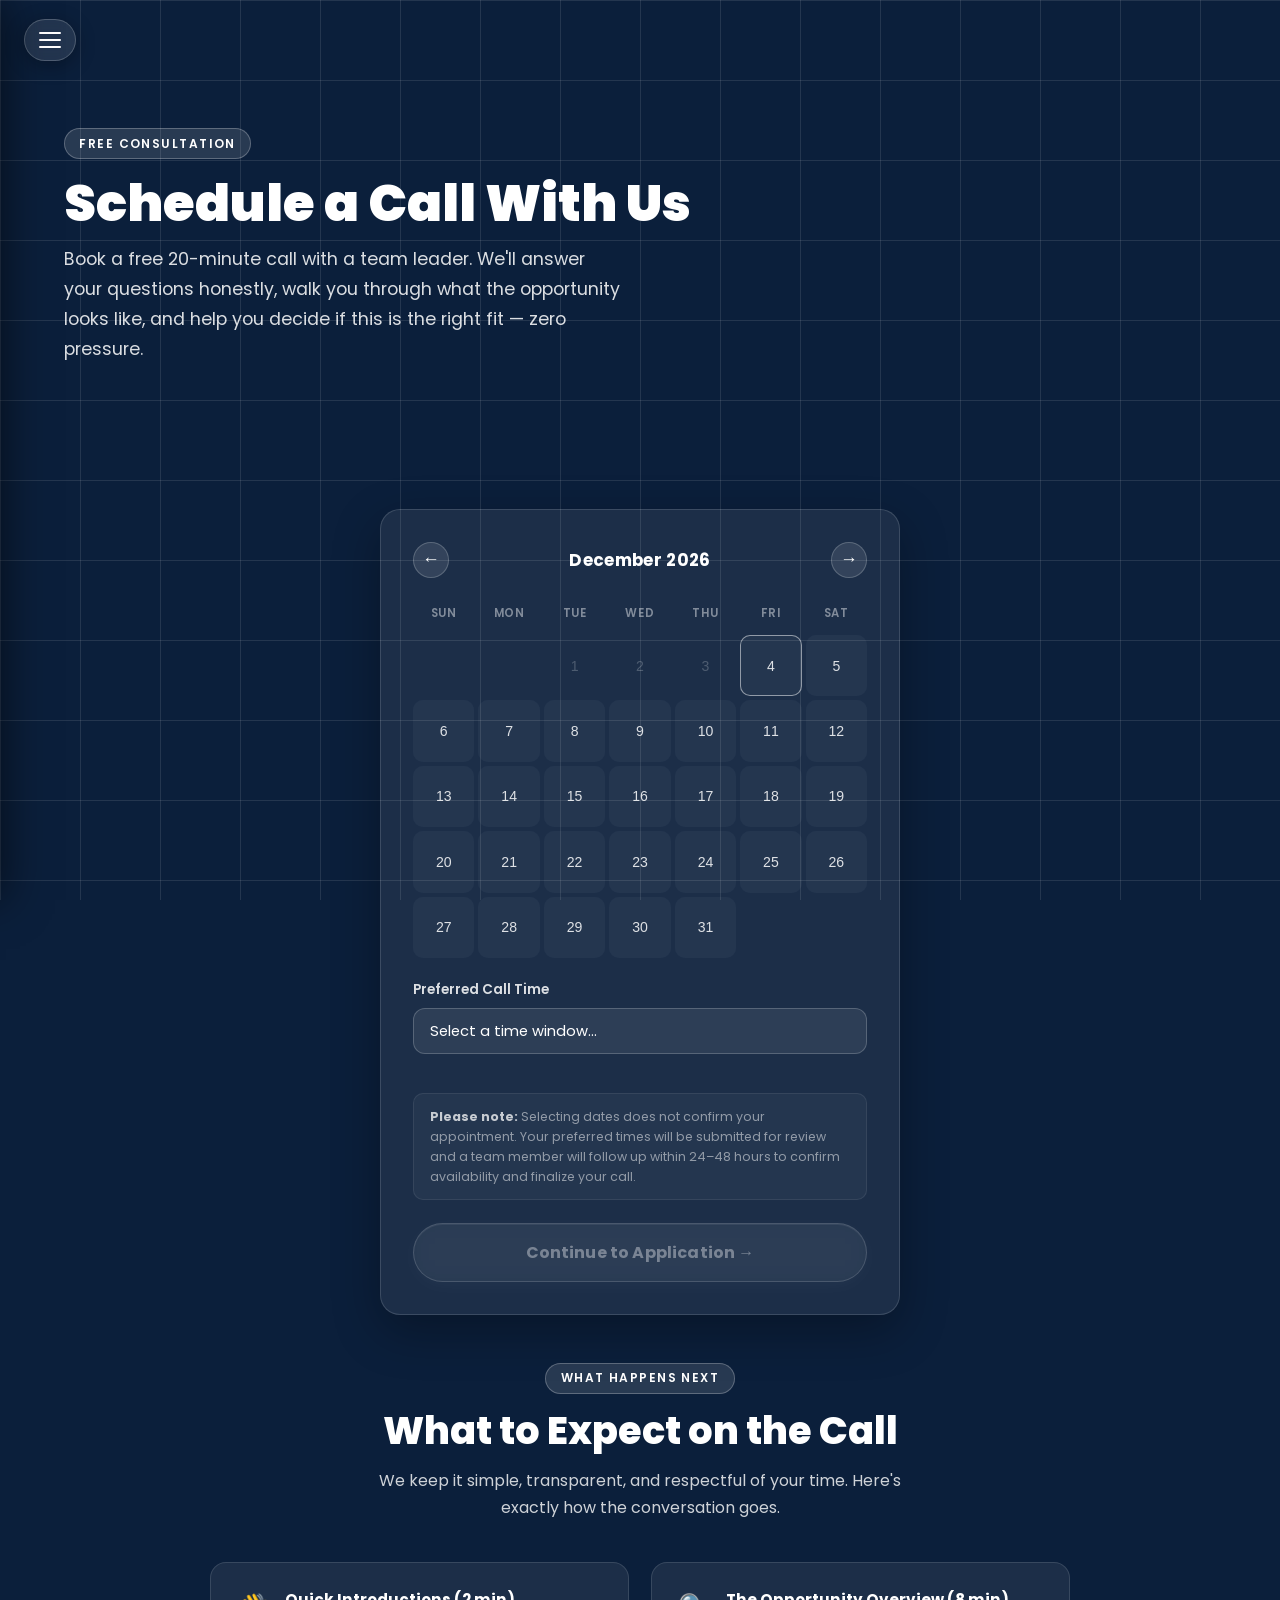
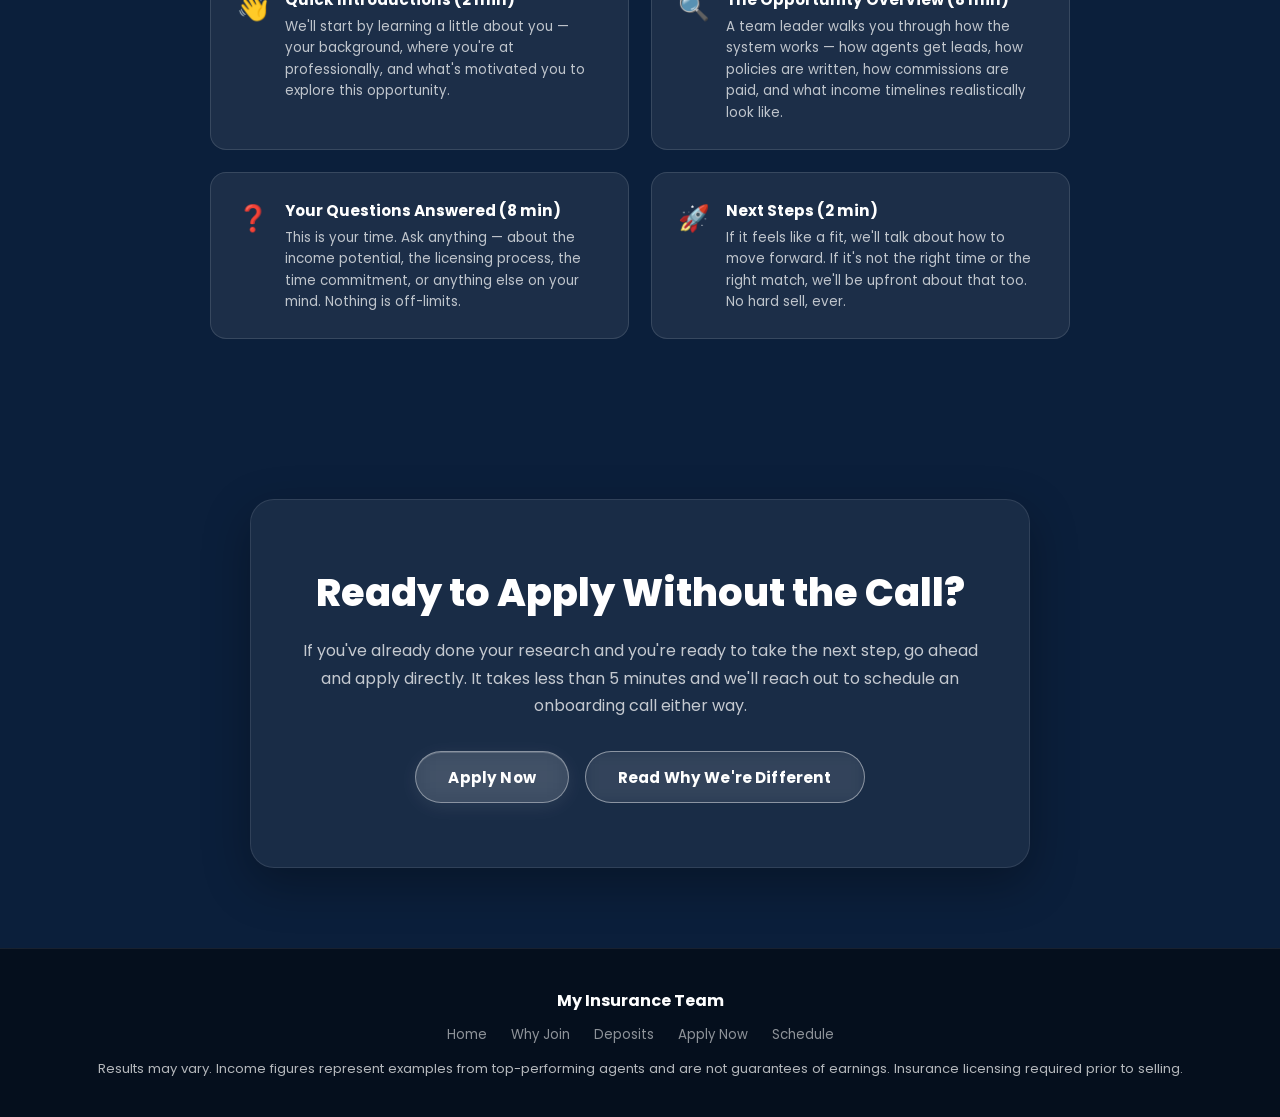
<file: schedule.html>
<!DOCTYPE html>
<html lang="en">
<head>
  <meta charset="UTF-8" />
  <meta name="viewport" content="width=device-width, initial-scale=1.0" />
  <title>Schedule a Call | My Insurance Team</title>
  <meta name="description" content="Book a free 20-minute call with a team leader. No pressure, just answers. Find out if life insurance sales is right for you." />
  <link rel="stylesheet" href="styles.css?v=8" />
</head>
<body>



  <button id="hamburger" aria-label="Open navigation" aria-expanded="false">
    <span class="bar"></span>
    <span class="bar"></span>
    <span class="bar"></span>
  </button>

  <div id="nav-overlay"></div>

  <nav id="side-nav" aria-label="Main navigation">
    <div class="nav-header">
      <div class="nav-brand">
        My Insurance Team
        <span>Life &amp; Financial Services</span>
      </div>
      <button id="nav-close" aria-label="Close navigation">&#x2715;</button>
    </div>
    <ul class="nav-links">
      <li class="nav-cta"><a href="apply.html">Apply Now</a></li>
      <li><a href="index.html"><span class="nav-icon">🏠</span> Home</a></li>
      <li><a href="deposits.html"><span class="nav-icon">💰</span> My Deposits</a></li>
      <li><a href="why-join.html"><span class="nav-icon">⭐</span> Why Join My Team</a></li>
      <li><a href="schedule.html"><span class="nav-icon">📅</span> Schedule a Meeting</a></li>
    </ul>
    <div class="nav-footer">
      &copy; 2025 My Insurance Team. All rights reserved.
    </div>
  </nav>

  <div class="page-content">

    <div class="page-hero">
      <div>
        <div class="section-tag">Free Consultation</div>
        <h1>Schedule a Call With Us</h1>
        <p>Book a free 20-minute call with a team leader. We'll answer your questions honestly, walk you through what the opportunity looks like, and help you decide if this is the right fit — zero pressure.</p>
      </div>
    </div>

    <section>
      <div class="cal-wrap">
        <div class="cal-box">
          <div class="cal-header">
            <button class="cal-nav" id="cal-prev">&#8592;</button>
            <span class="cal-month-label" id="cal-month-label"></span>
            <button class="cal-nav" id="cal-next">&#8594;</button>
          </div>
          <div class="cal-weekdays">
            <span>Sun</span><span>Mon</span><span>Tue</span><span>Wed</span><span>Thu</span><span>Fri</span><span>Sat</span>
          </div>
          <div class="cal-grid" id="cal-grid"></div>
          <div class="cal-time-row">
            <label for="cal-time">Preferred Call Time</label>
            <select id="cal-time">
              <option value="">Select a time window...</option>
              <option value="Morning (9am – 11am)">Morning (9am – 11am)</option>
              <option value="Midday (11am – 1pm)">Midday (11am – 1pm)</option>
              <option value="Afternoon (1pm – 4pm)">Afternoon (1pm – 4pm)</option>
              <option value="Evening (4pm – 6pm)">Evening (4pm – 6pm)</option>
            </select>
          </div>
          <div class="cal-selected-list" id="cal-selected-list"></div>
          <div class="cal-disclaimer">
            <strong>Please note:</strong> Selecting dates does not confirm your appointment. Your preferred times will be submitted for review and a team member will follow up within 24–48 hours to confirm availability and finalize your call.
          </div>
          <button class="btn btn-primary cal-submit-btn" id="cal-submit" disabled>Continue to Application &rarr;</button>
        </div>
      </div>

      <!-- What to Expect -->
      <div class="section-header" style="text-align:center; max-width:860px; margin:0 auto 2.5rem;">
        <div class="section-tag">What Happens Next</div>
        <h2 class="section-title">What to Expect on the Call</h2>
        <p class="section-sub" style="margin:0 auto;">We keep it simple, transparent, and respectful of your time. Here's exactly how the conversation goes.</p>
      </div>

      <div class="expect-grid">

        <div class="expect-card">
          <div class="expect-icon">👋</div>
          <div>
            <h4>Quick Introductions (2 min)</h4>
            <p>We'll start by learning a little about you — your background, where you're at professionally, and what's motivated you to explore this opportunity.</p>
          </div>
        </div>

        <div class="expect-card">
          <div class="expect-icon">🔍</div>
          <div>
            <h4>The Opportunity Overview (8 min)</h4>
            <p>A team leader walks you through how the system works — how agents get leads, how policies are written, how commissions are paid, and what income timelines realistically look like.</p>
          </div>
        </div>

        <div class="expect-card">
          <div class="expect-icon">❓</div>
          <div>
            <h4>Your Questions Answered (8 min)</h4>
            <p>This is your time. Ask anything — about the income potential, the licensing process, the time commitment, or anything else on your mind. Nothing is off-limits.</p>
          </div>
        </div>

        <div class="expect-card">
          <div class="expect-icon">🚀</div>
          <div>
            <h4>Next Steps (2 min)</h4>
            <p>If it feels like a fit, we'll talk about how to move forward. If it's not the right time or the right match, we'll be upfront about that too. No hard sell, ever.</p>
          </div>
        </div>

      </div>
    </section>

    <section class="cta-section">
      <div class="cta-inner">
        <h2>Ready to Apply Without the Call?</h2>
        <p>If you've already done your research and you're ready to take the next step, go ahead and apply directly. It takes less than 5 minutes and we'll reach out to schedule an onboarding call either way.</p>
        <div class="cta-buttons">
          <a href="apply.html" class="btn btn-primary">Apply Now</a>
          <a href="why-join.html" class="btn btn-outline">Read Why We're Different</a>
        </div>
      </div>
    </section>

  </div>

  <footer>
    <div class="footer-brand">My Insurance Team</div>
    <nav class="footer-links" aria-label="Footer navigation">
      <a href="index.html">Home</a>
      <a href="why-join.html">Why Join</a>
      <a href="deposits.html">Deposits</a>
      <a href="apply.html">Apply Now</a>
      <a href="schedule.html">Schedule</a>
    </nav>
    <p>Results may vary. Income figures represent examples from top-performing agents and are not guarantees of earnings. Insurance licensing required prior to selling.</p>
  </footer>


  <script src="nav.js"></script>
  <script>
    (function() {
      var MAX_DATES = 3;
      var selectedDates = [];
      var currentDate = new Date();
      var viewYear = currentDate.getFullYear();
      var viewMonth = currentDate.getMonth();

      var MONTHS = ['January','February','March','April','May','June',
                    'July','August','September','October','November','December'];

      function fmt(y, m, d) {
        return MONTHS[m] + ' ' + d + ', ' + y;
      }

      function renderCalendar() {
        var label = document.getElementById('cal-month-label');
        var grid = document.getElementById('cal-grid');
        label.textContent = MONTHS[viewMonth] + ' ' + viewYear;
        grid.innerHTML = '';

        var firstDay = new Date(viewYear, viewMonth, 1).getDay();
        var daysInMonth = new Date(viewYear, viewMonth + 1, 0).getDate();
        var today = new Date();
        today.setHours(0,0,0,0);

        for (var i = 0; i < firstDay; i++) {
          var empty = document.createElement('div');
          empty.className = 'cal-day empty';
          grid.appendChild(empty);
        }

        for (var d = 1; d <= daysInMonth; d++) {
          var cell = document.createElement('button');
          cell.type = 'button';
          cell.textContent = d;
          var cellDate = new Date(viewYear, viewMonth, d);
          var key = fmt(viewYear, viewMonth, d);

          if (cellDate < today) {
            cell.className = 'cal-day past';
          } else {
            cell.className = 'cal-day';
            if (cellDate.toDateString() === today.toDateString()) {
              cell.classList.add('today');
            }
            if (selectedDates.indexOf(key) !== -1) {
              cell.classList.add('selected');
            }
            cell.addEventListener('click', (function(k) {
              return function() { toggleDate(k); };
            })(key));
          }
          grid.appendChild(cell);
        }
      }

      function toggleDate(key) {
        var idx = selectedDates.indexOf(key);
        if (idx !== -1) {
          selectedDates.splice(idx, 1);
        } else {
          if (selectedDates.length >= MAX_DATES) return;
          selectedDates.push(key);
        }
        renderCalendar();
        renderChips();
        updateSubmitBtn();
      }

      function renderChips() {
        var list = document.getElementById('cal-selected-list');
        list.innerHTML = '';
        selectedDates.forEach(function(key) {
          var chip = document.createElement('div');
          chip.className = 'cal-selected-chip';
          chip.innerHTML = '<span>' + key + '</span>';
          var rm = document.createElement('button');
          rm.type = 'button';
          rm.className = 'cal-chip-remove';
          rm.innerHTML = '&times;';
          rm.setAttribute('aria-label', 'Remove ' + key);
          rm.addEventListener('click', function() { toggleDate(key); });
          chip.appendChild(rm);
          list.appendChild(chip);
        });
      }

      function updateSubmitBtn() {
        var btn = document.getElementById('cal-submit');
        var time = document.getElementById('cal-time').value;
        btn.disabled = selectedDates.length === 0 || time === '';
      }

      document.getElementById('cal-prev').addEventListener('click', function() {
        viewMonth--;
        if (viewMonth < 0) { viewMonth = 11; viewYear--; }
        renderCalendar();
      });

      document.getElementById('cal-next').addEventListener('click', function() {
        viewMonth++;
        if (viewMonth > 11) { viewMonth = 0; viewYear++; }
        renderCalendar();
      });

      document.getElementById('cal-time').addEventListener('change', updateSubmitBtn);

      document.getElementById('cal-submit').addEventListener('click', function() {
        var time = document.getElementById('cal-time').value;
        sessionStorage.setItem('cal_dates', JSON.stringify(selectedDates));
        sessionStorage.setItem('cal_time', time);
        window.location.href = 'apply.html';
      });

      renderCalendar();
    })();
  </script>
</body>
</html>
</file>
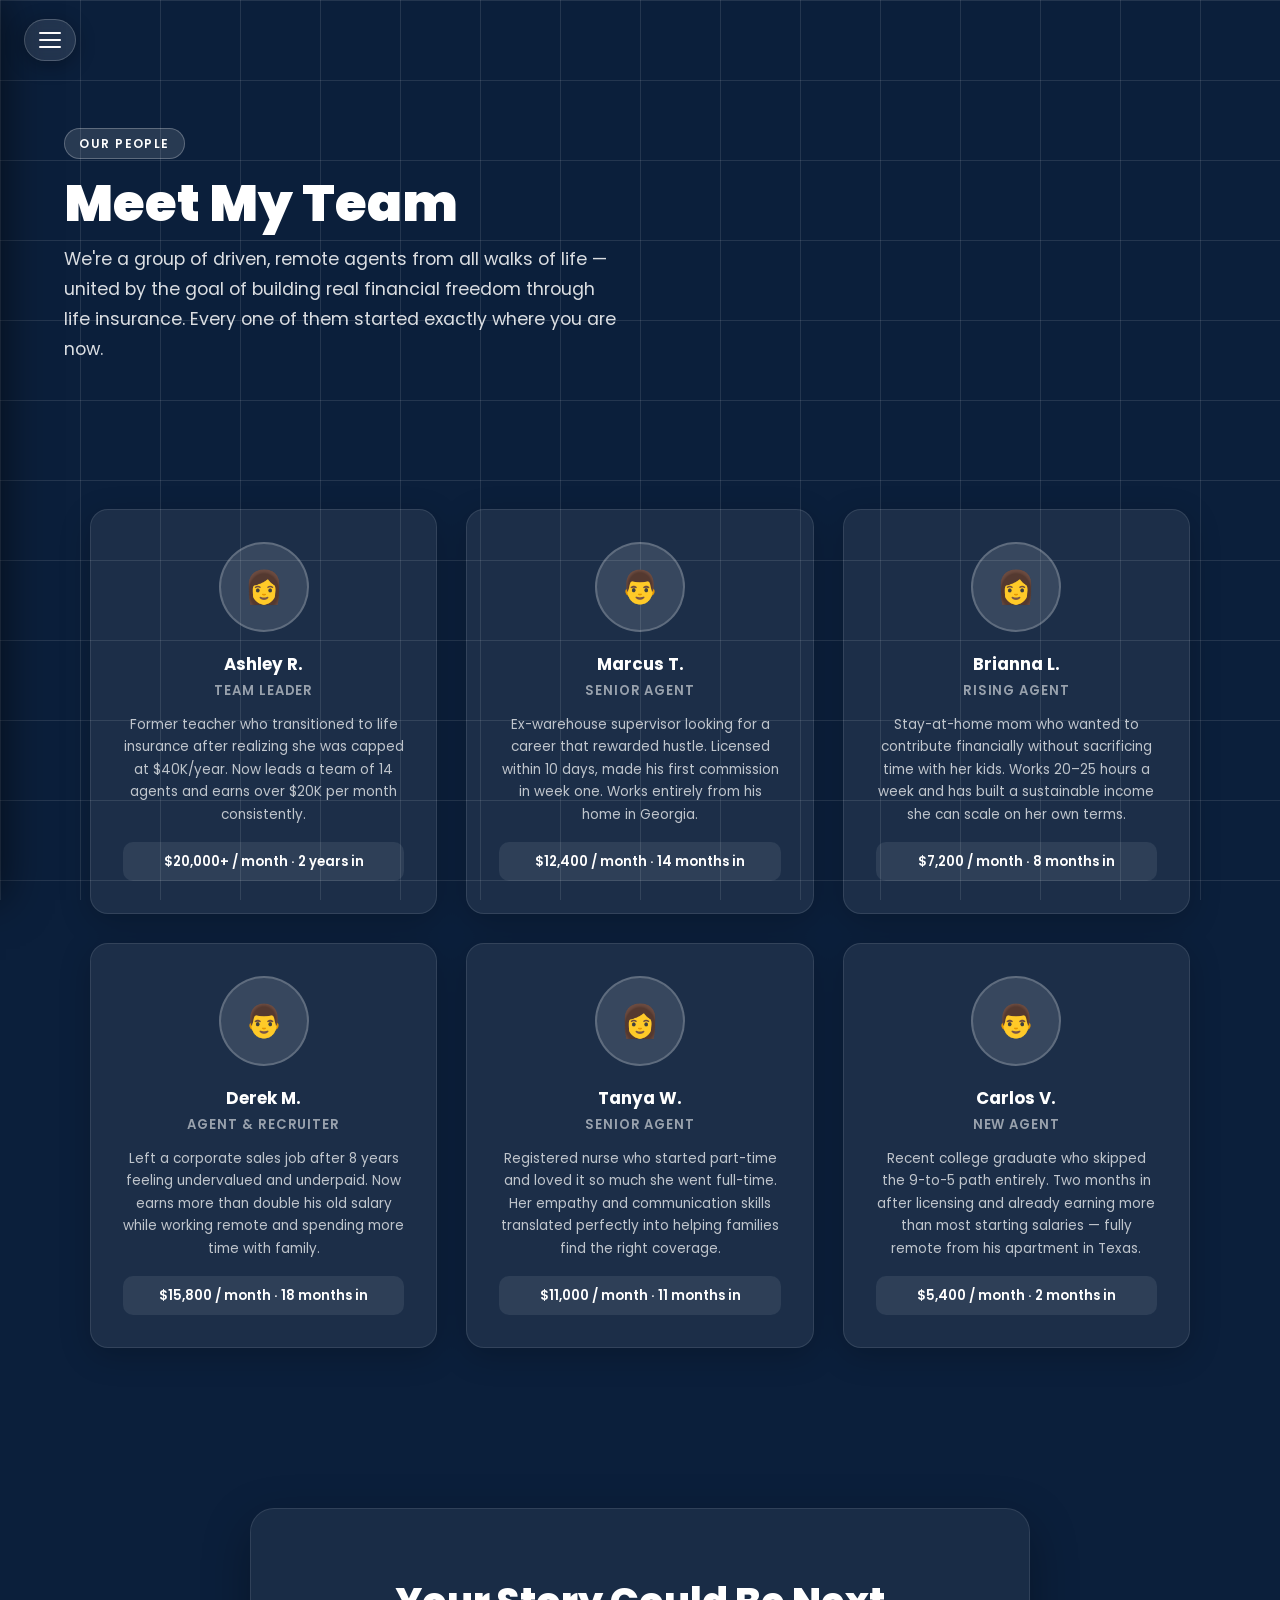
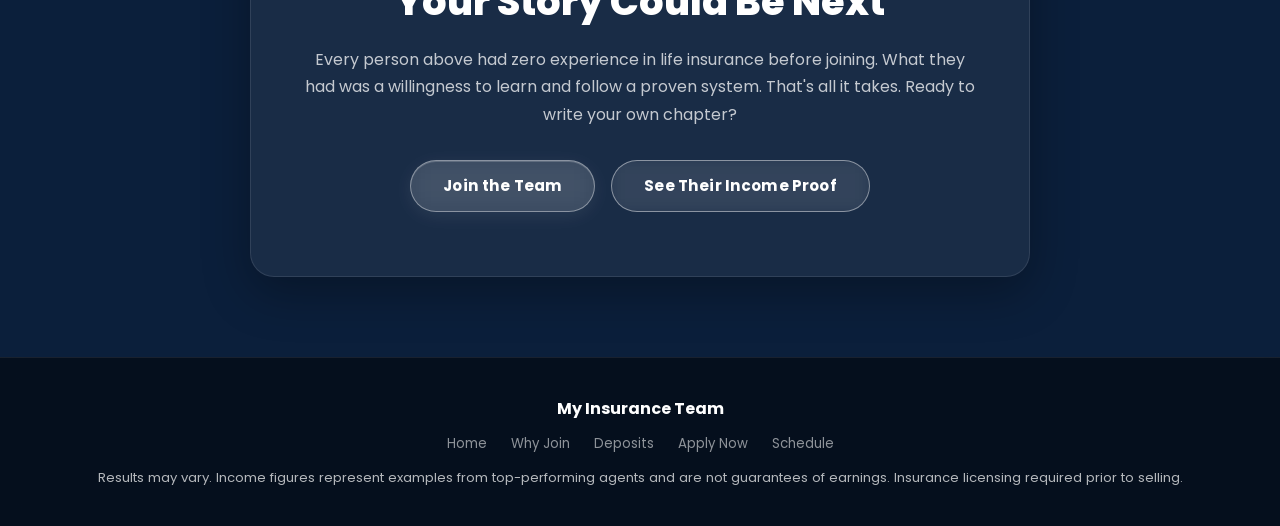
<file: team.html>
<!DOCTYPE html>
<html lang="en">
<head>
  <meta charset="UTF-8" />
  <meta name="viewport" content="width=device-width, initial-scale=1.0" />
  <title>Meet the Team | My Insurance Team</title>
  <meta name="description" content="Meet the high-performing agents on our life insurance team. Real people, real results, across the country." />
  <link rel="stylesheet" href="styles.css?v=8" />
</head>
<body>



  <button id="hamburger" aria-label="Open navigation" aria-expanded="false">
    <span class="bar"></span>
    <span class="bar"></span>
    <span class="bar"></span>
  </button>

  <div id="nav-overlay"></div>

  <nav id="side-nav" aria-label="Main navigation">
    <div class="nav-header">
      <div class="nav-brand">
        My Insurance Team
        <span>Life &amp; Financial Services</span>
      </div>
      <button id="nav-close" aria-label="Close navigation">&#x2715;</button>
    </div>
    <ul class="nav-links">
      <li class="nav-cta"><a href="apply.html">Apply Now</a></li>
      <li><a href="index.html"><span class="nav-icon">🏠</span> Home</a></li>
      <li><a href="deposits.html"><span class="nav-icon">💰</span> My Deposits</a></li>
      <li><a href="why-join.html"><span class="nav-icon">⭐</span> Why Join My Team</a></li>
      <li><a href="schedule.html"><span class="nav-icon">📅</span> Schedule a Meeting</a></li>
    </ul>
    <div class="nav-footer">
      &copy; 2025 My Insurance Team. All rights reserved.
    </div>
  </nav>

  <div class="page-content">

    <div class="page-hero">
      <div>
        <div class="section-tag">Our People</div>
        <h1>Meet My Team</h1>
        <p>We're a group of driven, remote agents from all walks of life — united by the goal of building real financial freedom through life insurance. Every one of them started exactly where you are now.</p>
      </div>
    </div>

    <section>
      <div class="team-grid">

        <div class="team-card">
          <div class="team-avatar">👩</div>
          <h3>Ashley R.</h3>
          <div class="team-role">Team Leader</div>
          <p>Former teacher who transitioned to life insurance after realizing she was capped at $40K/year. Now leads a team of 14 agents and earns over $20K per month consistently.</p>
          <div class="team-stat">$20,000+ / month &middot; 2 years in</div>
        </div>

        <div class="team-card">
          <div class="team-avatar">👨</div>
          <h3>Marcus T.</h3>
          <div class="team-role">Senior Agent</div>
          <p>Ex-warehouse supervisor looking for a career that rewarded hustle. Licensed within 10 days, made his first commission in week one. Works entirely from his home in Georgia.</p>
          <div class="team-stat">$12,400 / month &middot; 14 months in</div>
        </div>

        <div class="team-card">
          <div class="team-avatar">👩</div>
          <h3>Brianna L.</h3>
          <div class="team-role">Rising Agent</div>
          <p>Stay-at-home mom who wanted to contribute financially without sacrificing time with her kids. Works 20–25 hours a week and has built a sustainable income she can scale on her own terms.</p>
          <div class="team-stat">$7,200 / month &middot; 8 months in</div>
        </div>

        <div class="team-card">
          <div class="team-avatar">👨</div>
          <h3>Derek M.</h3>
          <div class="team-role">Agent &amp; Recruiter</div>
          <p>Left a corporate sales job after 8 years feeling undervalued and underpaid. Now earns more than double his old salary while working remote and spending more time with family.</p>
          <div class="team-stat">$15,800 / month &middot; 18 months in</div>
        </div>

        <div class="team-card">
          <div class="team-avatar">👩</div>
          <h3>Tanya W.</h3>
          <div class="team-role">Senior Agent</div>
          <p>Registered nurse who started part-time and loved it so much she went full-time. Her empathy and communication skills translated perfectly into helping families find the right coverage.</p>
          <div class="team-stat">$11,000 / month &middot; 11 months in</div>
        </div>

        <div class="team-card">
          <div class="team-avatar">👨</div>
          <h3>Carlos V.</h3>
          <div class="team-role">New Agent</div>
          <p>Recent college graduate who skipped the 9-to-5 path entirely. Two months in after licensing and already earning more than most starting salaries — fully remote from his apartment in Texas.</p>
          <div class="team-stat">$5,400 / month &middot; 2 months in</div>
        </div>

      </div>
    </section>

    <section class="cta-section">
      <div class="cta-inner">
        <h2>Your Story Could Be Next</h2>
        <p>Every person above had zero experience in life insurance before joining. What they had was a willingness to learn and follow a proven system. That's all it takes. Ready to write your own chapter?</p>
        <div class="cta-buttons">
          <a href="apply.html" class="btn btn-primary">Join the Team</a>
          <a href="deposits.html" class="btn btn-outline">See Their Income Proof</a>
        </div>
      </div>
    </section>

  </div>

  <footer>
    <div class="footer-brand">My Insurance Team</div>
    <nav class="footer-links" aria-label="Footer navigation">
      <a href="index.html">Home</a>
      <a href="why-join.html">Why Join</a>
      <a href="deposits.html">Deposits</a>
      <a href="apply.html">Apply Now</a>
      <a href="schedule.html">Schedule</a>
    </nav>
    <p>Results may vary. Income figures represent examples from top-performing agents and are not guarantees of earnings. Insurance licensing required prior to selling.</p>
  </footer>


  <script src="nav.js"></script>
</body>
</html>
</file>
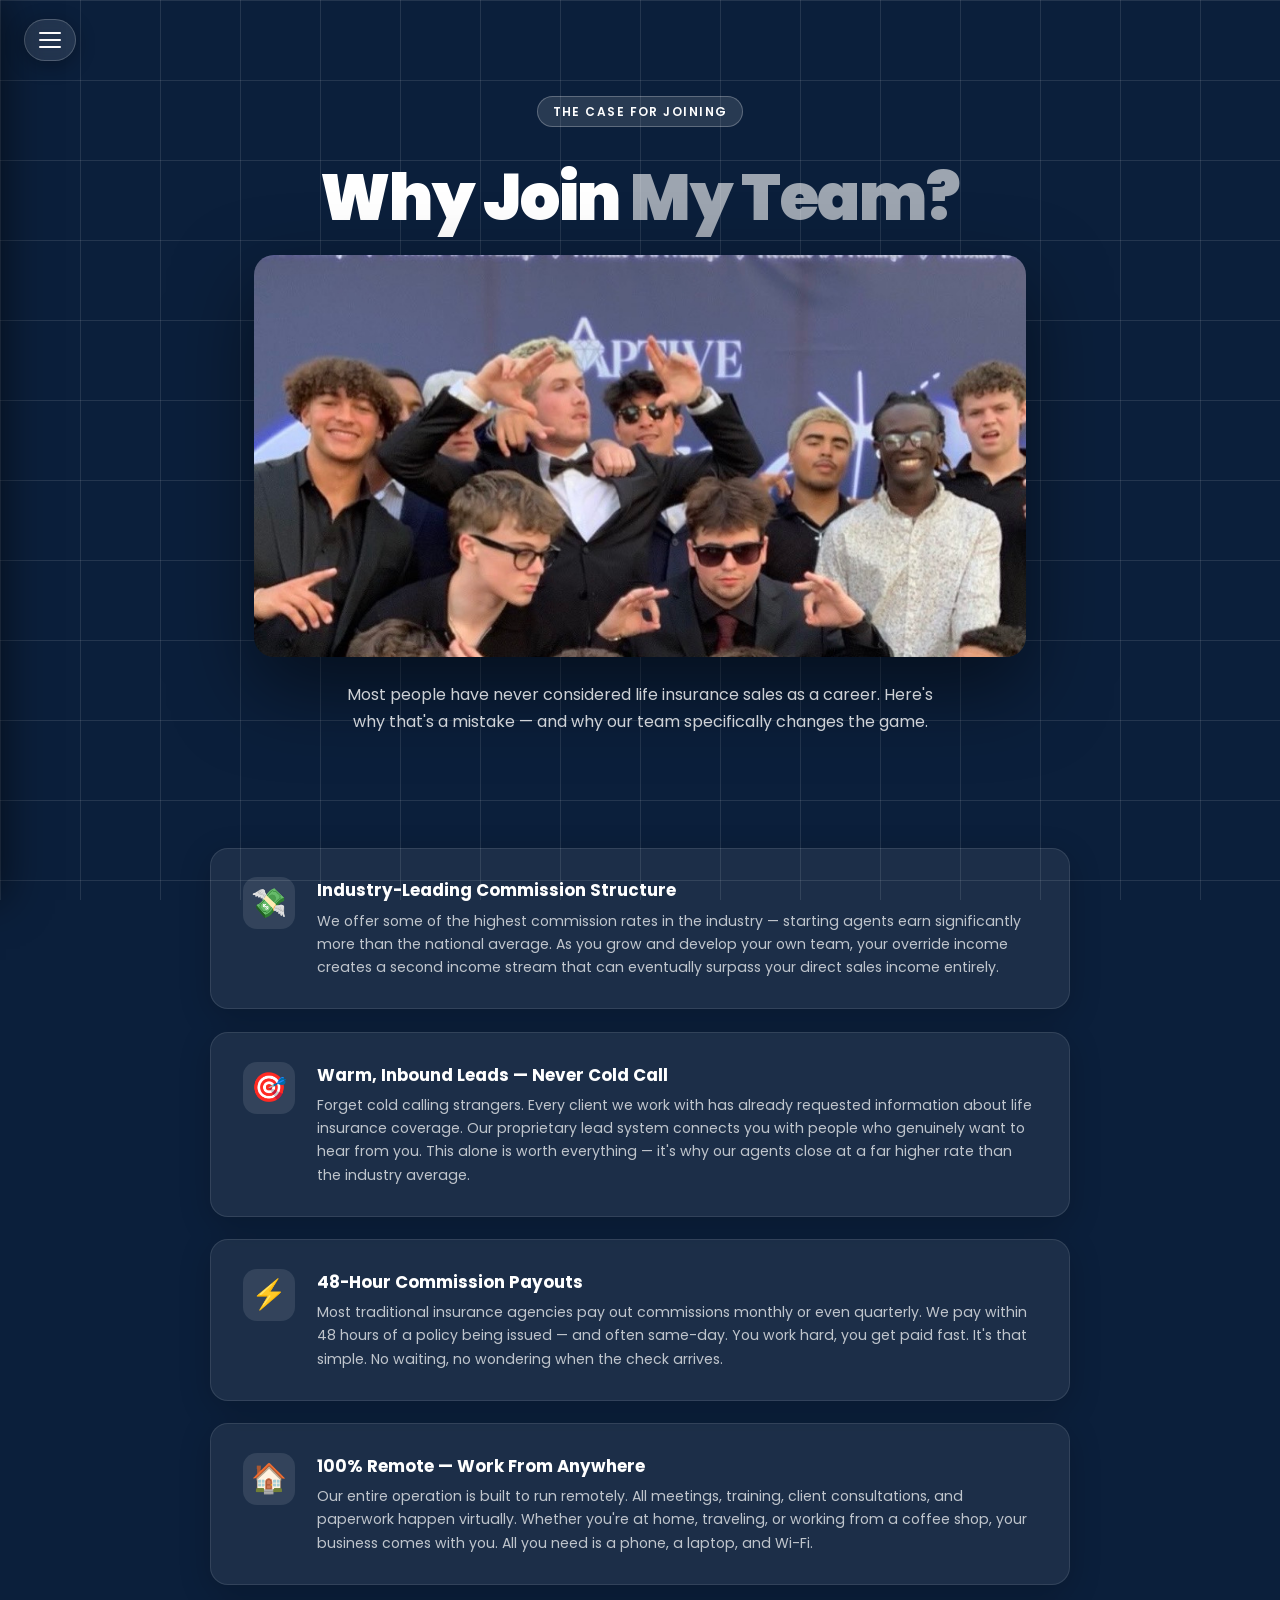
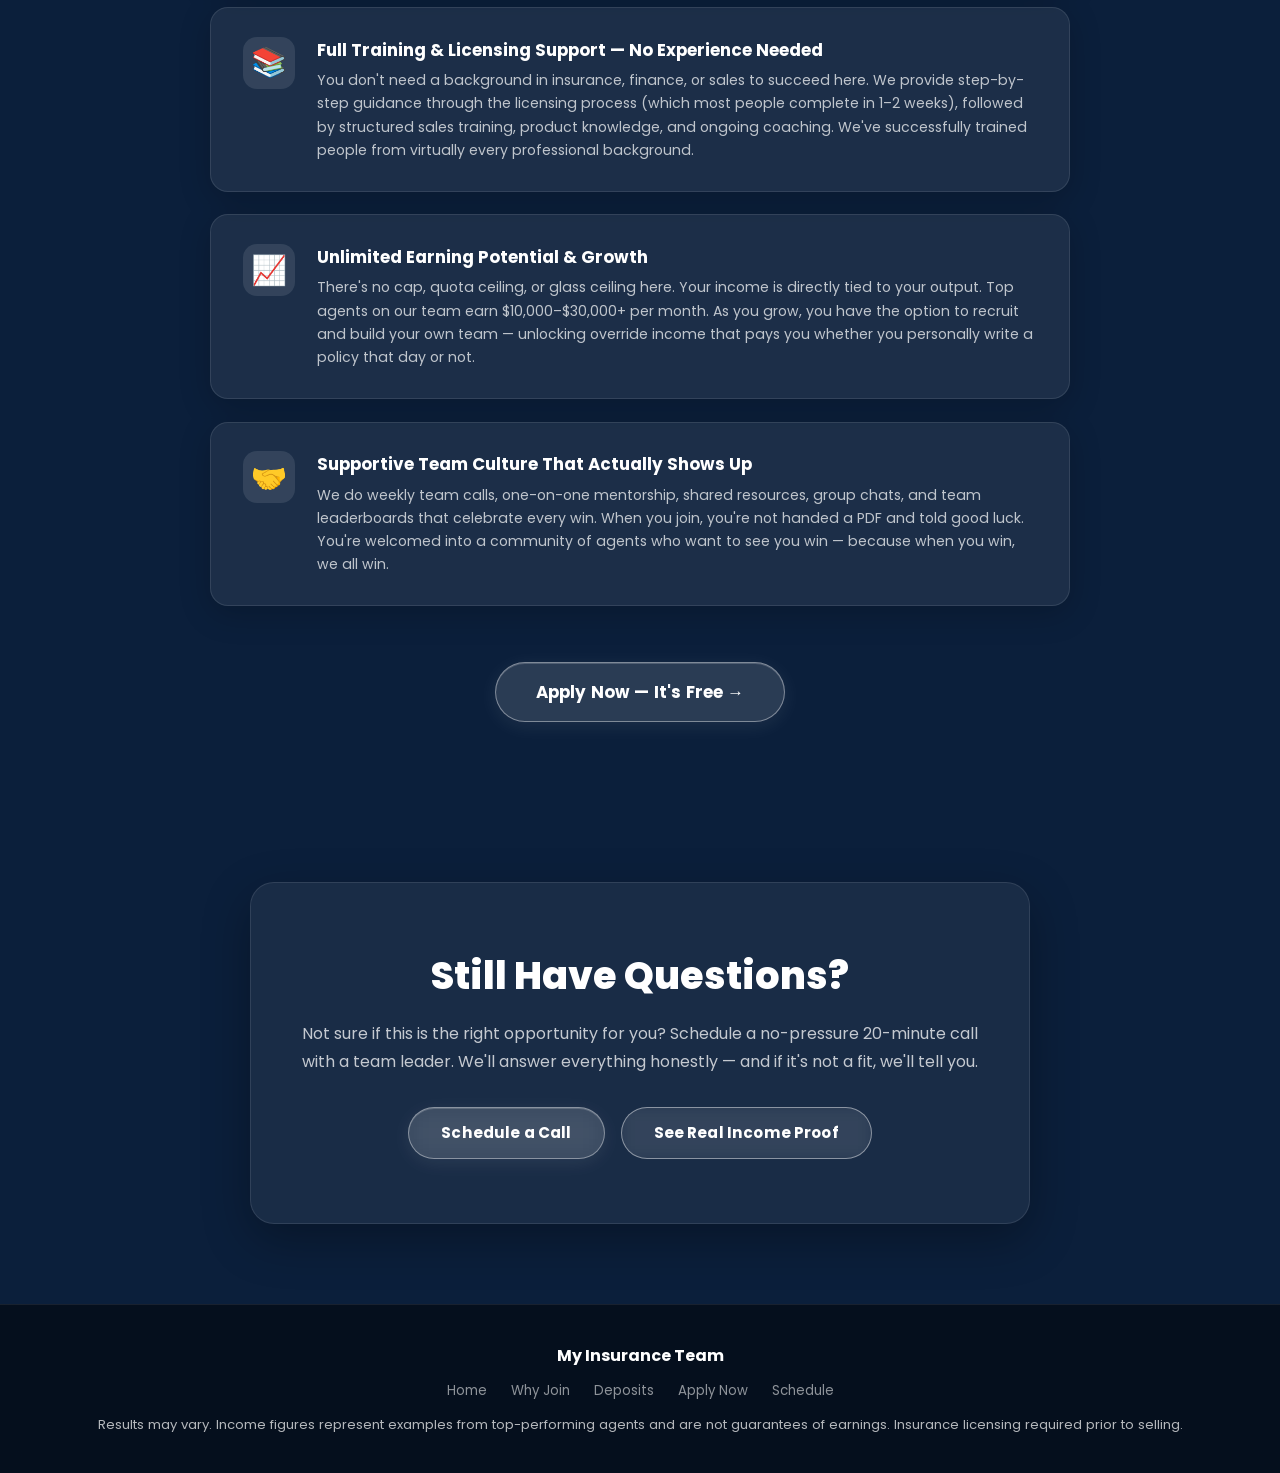
<file: why-join.html>
<!DOCTYPE html>
<html lang="en">
<head>
  <meta charset="UTF-8" />
  <meta name="viewport" content="width=device-width, initial-scale=1.0" />
  <title>Why Join My Team | Life Insurance Careers</title>
  <meta name="description" content="7 powerful reasons to join our top-producing life insurance team. Real income, real freedom, real training." />
  <link rel="stylesheet" href="styles.css?v=8" />
</head>
<body>



  <button id="hamburger" aria-label="Open navigation" aria-expanded="false">
    <span class="bar"></span>
    <span class="bar"></span>
    <span class="bar"></span>
  </button>

  <div id="nav-overlay"></div>

  <nav id="side-nav" aria-label="Main navigation">
    <div class="nav-header">
      <div class="nav-brand">
        My Insurance Team
        <span>Life &amp; Financial Services</span>
      </div>
      <button id="nav-close" aria-label="Close navigation">&#x2715;</button>
    </div>
    <ul class="nav-links">
      <li class="nav-cta"><a href="apply.html">Apply Now</a></li>
      <li><a href="index.html"><span class="nav-icon">🏠</span> Home</a></li>
      <li><a href="deposits.html"><span class="nav-icon">💰</span> My Deposits</a></li>
      <li><a href="why-join.html"><span class="nav-icon">⭐</span> Why Join My Team</a></li>
      <li><a href="schedule.html"><span class="nav-icon">📅</span> Schedule a Meeting</a></li>
    </ul>
    <div class="nav-footer">
      &copy; 2025 My Insurance Team. All rights reserved.
    </div>
  </nav>

  <div class="page-content">

    <div class="team-photo-hero">
      <div class="section-tag" style="text-align:center; display:block; margin: 0 auto 0.8rem;">The Case for Joining</div>
      <h1 class="team-photo-title">Why Join <em>My Team?</em></h1>
      <div class="team-photo-img-wrap">
        <img src="team-group.jpg" alt="Our Team" class="team-photo-img" />
      </div>
      <p class="team-photo-sub">Most people have never considered life insurance sales as a career. Here's why that's a mistake — and why our team specifically changes the game.</p>
    </div>

    <section>
      <div class="benefits-list">

        <div class="benefit-item">
          <div class="benefit-icon">💸</div>
          <div class="benefit-text">
            <h3>Industry-Leading Commission Structure</h3>
            <p>We offer some of the highest commission rates in the industry — starting agents earn significantly more than the national average. As you grow and develop your own team, your override income creates a second income stream that can eventually surpass your direct sales income entirely.</p>
          </div>
        </div>

        <div class="benefit-item">
          <div class="benefit-icon">🎯</div>
          <div class="benefit-text">
            <h3>Warm, Inbound Leads — Never Cold Call</h3>
            <p>Forget cold calling strangers. Every client we work with has already requested information about life insurance coverage. Our proprietary lead system connects you with people who genuinely want to hear from you. This alone is worth everything — it's why our agents close at a far higher rate than the industry average.</p>
          </div>
        </div>

        <div class="benefit-item">
          <div class="benefit-icon">⚡</div>
          <div class="benefit-text">
            <h3>48-Hour Commission Payouts</h3>
            <p>Most traditional insurance agencies pay out commissions monthly or even quarterly. We pay within 48 hours of a policy being issued — and often same-day. You work hard, you get paid fast. It's that simple. No waiting, no wondering when the check arrives.</p>
          </div>
        </div>

        <div class="benefit-item">
          <div class="benefit-icon">🏠</div>
          <div class="benefit-text">
            <h3>100% Remote — Work From Anywhere</h3>
            <p>Our entire operation is built to run remotely. All meetings, training, client consultations, and paperwork happen virtually. Whether you're at home, traveling, or working from a coffee shop, your business comes with you. All you need is a phone, a laptop, and Wi-Fi.</p>
          </div>
        </div>

        <div class="benefit-item">
          <div class="benefit-icon">📚</div>
          <div class="benefit-text">
            <h3>Full Training &amp; Licensing Support — No Experience Needed</h3>
            <p>You don't need a background in insurance, finance, or sales to succeed here. We provide step-by-step guidance through the licensing process (which most people complete in 1–2 weeks), followed by structured sales training, product knowledge, and ongoing coaching. We've successfully trained people from virtually every professional background.</p>
          </div>
        </div>

        <div class="benefit-item">
          <div class="benefit-icon">📈</div>
          <div class="benefit-text">
            <h3>Unlimited Earning Potential &amp; Growth</h3>
            <p>There's no cap, quota ceiling, or glass ceiling here. Your income is directly tied to your output. Top agents on our team earn $10,000–$30,000+ per month. As you grow, you have the option to recruit and build your own team — unlocking override income that pays you whether you personally write a policy that day or not.</p>
          </div>
        </div>

        <div class="benefit-item">
          <div class="benefit-icon">🤝</div>
          <div class="benefit-text">
            <h3>Supportive Team Culture That Actually Shows Up</h3>
            <p>We do weekly team calls, one-on-one mentorship, shared resources, group chats, and team leaderboards that celebrate every win. When you join, you're not handed a PDF and told good luck. You're welcomed into a community of agents who want to see you win — because when you win, we all win.</p>
          </div>
        </div>

      </div>

      <div style="text-align:center; margin-top: 3.5rem;">
        <a href="apply.html" class="btn btn-primary" style="font-size:1.05rem; padding:1rem 2.5rem;">Apply Now — It's Free &rarr;</a>
      </div>
    </section>

    <section class="cta-section">
      <div class="cta-inner">
        <h2>Still Have Questions?</h2>
        <p>Not sure if this is the right opportunity for you? Schedule a no-pressure 20-minute call with a team leader. We'll answer everything honestly — and if it's not a fit, we'll tell you.</p>
        <div class="cta-buttons">
          <a href="schedule.html" class="btn btn-primary">Schedule a Call</a>
          <a href="deposits.html" class="btn btn-outline">See Real Income Proof</a>
        </div>
      </div>
    </section>

  </div>

  <footer>
    <div class="footer-brand">My Insurance Team</div>
    <nav class="footer-links" aria-label="Footer navigation">
      <a href="index.html">Home</a>
      <a href="why-join.html">Why Join</a>
      <a href="deposits.html">Deposits</a>
      <a href="apply.html">Apply Now</a>
      <a href="schedule.html">Schedule</a>
    </nav>
    <p>Results may vary. Income figures represent examples from top-performing agents and are not guarantees of earnings. Insurance licensing required prior to selling.</p>
  </footer>


  <script src="nav.js"></script>
</body>
</html>
</file>
<file: styles.css>
/* ============================================================
   LIFE INSURANCE RECRUITMENT — MAIN STYLESHEET
   ============================================================ */

@import url('https://fonts.googleapis.com/css2?family=Poppins:wght@300;400;500;600;700;800;900&display=swap');

/* ── Reset & Base ── */
*, *::before, *::after {
  box-sizing: border-box;
  margin: 0;
  padding: 0;
}

html {
  scroll-behavior: smooth;
}

body {
  font-family: 'Poppins', sans-serif;
  background-color: #0B1F3B;
  background-image:
    linear-gradient(rgba(255,255,255,0.10) 1px, transparent 1px),
    linear-gradient(to right, rgba(255,255,255,0.10) 1px, transparent 1px);
  background-size: 80px 80px;
  background-attachment: fixed;
  animation: grid-drift 10s linear infinite;
  color: #0d1b2a;
  min-height: 100vh;
  overflow-x: hidden;
}

@keyframes grid-drift {
  0%   { background-position: 0 0; }
  100% { background-position: 80px 0; }
}

/* ── Page fade-in / fade-out transitions ── */
@keyframes page-fade-in {
  from { opacity: 0; transform: translateY(10px); }
  to   { opacity: 1; transform: translateY(0); }
}

.page-content {
  animation: page-fade-in 0.45s ease-out both;
}

body.page-exit {
  transition: opacity 0.28s ease-in;
  opacity: 0;
}

/* ── Canvas Background ── */
#bg-canvas {
  position: fixed;
  top: 0;
  left: 0;
  width: 100%;
  height: 100%;
  z-index: 0;
  pointer-events: none;
}

/* ── Hamburger Button ── */
#hamburger {
  position: fixed;
  top: 1.2rem;
  left: 1.5rem;
  z-index: 1001;
  background: rgba(255,255,255,0.1);
  border: 1px solid rgba(255,255,255,0.2);
  border-radius: 30px;
  width: 52px;
  height: 42px;
  cursor: pointer;
  display: flex;
  flex-direction: column;
  justify-content: center;
  align-items: center;
  gap: 5px;
  padding: 0 12px;
  transition: background 0.2s;
  backdrop-filter: blur(8px);
  box-shadow: 0 4px 20px rgba(0,0,0,0.3);
}

#hamburger:hover {
  background: rgba(255,255,255,0.18);
}

#hamburger .bar {
  display: block;
  width: 22px;
  height: 2px;
  background: #fff;
  border-radius: 2px;
  transition: transform 0.35s cubic-bezier(0.4, 0, 0.2, 1),
              opacity 0.25s,
              width 0.25s;
  transform-origin: center;
}

/* Hamburger → X animation */
#hamburger.open .bar:nth-child(1) {
  transform: translateY(7px) rotate(45deg);
}
#hamburger.open .bar:nth-child(2) {
  opacity: 0;
  width: 0;
}
#hamburger.open .bar:nth-child(3) {
  transform: translateY(-7px) rotate(-45deg);
}

/* ── Nav Overlay ── */
#nav-overlay {
  position: fixed;
  inset: 0;
  background: rgba(0, 0, 0, 0.6);
  z-index: 1002;
  opacity: 0;
  pointer-events: none;
  transition: opacity 0.35s cubic-bezier(0.4, 0, 0.2, 1);
  backdrop-filter: blur(2px);
}

#nav-overlay.active {
  opacity: 1;
  pointer-events: all;
}

/* ── Side Nav Panel ── */
#side-nav {
  position: fixed;
  top: 0;
  left: 0;
  width: 290px;
  height: 100%;
  background: #07101a;
  z-index: 1003;
  transform: translateX(-100%);
  transition: transform 0.35s cubic-bezier(0.4, 0, 0.2, 1);
  display: flex;
  flex-direction: column;
  box-shadow: 6px 0 40px rgba(0,0,0,0.5);
  overflow-y: auto;
}

#side-nav.open {
  transform: translateX(0);
}

.nav-header {
  display: flex;
  align-items: center;
  justify-content: space-between;
  padding: 1.5rem 1.4rem 1.2rem;
  border-bottom: 1px solid rgba(255,255,255,0.1);
}

.nav-brand {
  font-size: 1rem;
  font-weight: 700;
  color: #fff;
  letter-spacing: 0.02em;
  line-height: 1.2;
}

.nav-brand span {
  display: block;
  font-size: 0.7rem;
  font-weight: 400;
  color: rgba(255,255,255,0.5);
  letter-spacing: 0.04em;
  text-transform: uppercase;
}

#nav-close {
  background: rgba(255,255,255,0.08);
  border: none;
  color: #fff;
  font-size: 1.3rem;
  width: 34px;
  height: 34px;
  border-radius: 50%;
  cursor: pointer;
  display: flex;
  align-items: center;
  justify-content: center;
  transition: background 0.2s;
  flex-shrink: 0;
}

#nav-close:hover {
  background: rgba(255,255,255,0.18);
}

.nav-links {
  list-style: none;
  padding: 1.2rem 0;
  flex: 1;
}

.nav-links li {
  width: 100%;
}

.nav-links a {
  display: flex;
  align-items: center;
  gap: 0.75rem;
  padding: 0.85rem 1.4rem;
  color: rgba(255,255,255,0.78);
  text-decoration: none;
  font-size: 0.95rem;
  font-weight: 500;
  letter-spacing: 0.01em;
  transition: background 0.2s, color 0.2s;
  border-left: 3px solid transparent;
}

.nav-links a:hover,
.nav-links a.active {
  background: rgba(255,255,255,0.07);
  color: #fff;
  border-left-color: #fff;
}

.nav-links a .nav-icon {
  font-size: 1rem;
  width: 20px;
  text-align: center;
  flex-shrink: 0;
}

.nav-links li.nav-cta {
  padding: 0.6rem 1.4rem;
}

.nav-links li.nav-cta a {
  padding: 0.75rem 1.4rem;
  background: rgba(255,255,255,0.12);
  color: #fff;
  font-weight: 700;
  border-radius: 30px;
  border-left: none;
  border: 1px solid rgba(255,255,255,0.4);
  justify-content: center;
  backdrop-filter: blur(10px);
  box-shadow: 0 4px 16px rgba(255,255,255,0.08), inset 0 1px 0 rgba(255,255,255,0.15);
  transition: transform 0.2s, box-shadow 0.2s, background 0.2s;
}

.nav-links li.nav-cta a:hover {
  transform: translateY(-1px);
  background: rgba(255,255,255,0.22);
  border-color: rgba(255,255,255,0.65);
  box-shadow: 0 6px 24px rgba(255,255,255,0.18), inset 0 1px 0 rgba(255,255,255,0.2);
  color: #fff;
}

.nav-footer {
  padding: 1.2rem 1.4rem;
  border-top: 1px solid rgba(255,255,255,0.08);
  font-size: 0.75rem;
  color: rgba(255,255,255,0.35);
  text-align: center;
}

/* ── Page Wrapper ── */
.page-content {
  position: relative;
  z-index: 1;
}

/* ── Hero Section ── */
.hero {
  min-height: 100vh;
  display: flex;
  align-items: center;
  padding: 6rem 5% 5rem;
  gap: 4rem;
}

.hero-left {
  flex: 1;
  max-width: 580px;
}

.hero-eyebrow {
  display: inline-block;
  background: rgba(255,255,255,0.15);
  color: #fff;
  font-size: 0.78rem;
  font-weight: 600;
  letter-spacing: 0.12em;
  text-transform: uppercase;
  padding: 0.4rem 1rem;
  border-radius: 30px;
  margin-bottom: 1.4rem;
  backdrop-filter: blur(6px);
  border: 1px solid rgba(255,255,255,0.3);
}

.hero h1 {
  font-size: clamp(2.4rem, 5vw, 4rem);
  font-weight: 900;
  color: #fff;
  line-height: 1.1;
  letter-spacing: -0.02em;
  margin-bottom: 1.2rem;
  text-shadow: 0 2px 20px rgba(0,0,0,0.2);
}

.hero h1 em {
  font-style: normal;
  color: rgba(255,255,255,0.65);
}

.hero-sub {
  font-size: 1.1rem;
  color: rgba(255,255,255,0.85);
  line-height: 1.7;
  margin-bottom: 2.4rem;
  max-width: 480px;
}

.hero-ctas {
  display: flex;
  gap: 1rem;
  flex-wrap: wrap;
}

/* ── Buttons ── */
.btn {
  display: inline-flex;
  align-items: center;
  justify-content: center;
  gap: 0.5rem;
  padding: 0.85rem 2rem;
  border-radius: 30px;
  font-family: 'Poppins', sans-serif;
  font-size: 0.95rem;
  font-weight: 700;
  text-decoration: none;
  cursor: pointer;
  border: none;
  transition: transform 0.2s, box-shadow 0.2s, background 0.2s, color 0.2s;
  letter-spacing: 0.01em;
}

.btn-primary {
  background: rgba(255,255,255,0.13);
  color: #fff;
  border: 1px solid rgba(255,255,255,0.4);
  backdrop-filter: blur(12px);
  -webkit-backdrop-filter: blur(12px);
  box-shadow: 0 4px 20px rgba(255,255,255,0.08), inset 0 1px 0 rgba(255,255,255,0.18);
}

.btn-primary:hover {
  background: rgba(255,255,255,0.22);
  border-color: rgba(255,255,255,0.7);
  transform: translateY(-2px);
  box-shadow: 0 8px 32px rgba(255,255,255,0.18), inset 0 1px 0 rgba(255,255,255,0.25);
}

.btn-outline {
  background: rgba(255,255,255,0.06);
  color: #fff;
  border: 1.5px solid rgba(255,255,255,0.45);
  backdrop-filter: blur(8px);
  -webkit-backdrop-filter: blur(8px);
}

.btn-outline:hover {
  background: rgba(255,255,255,0.14);
  border-color: rgba(255,255,255,0.75);
  transform: translateY(-2px);
  box-shadow: 0 6px 24px rgba(255,255,255,0.12);
}

.btn-dark {
  background: rgba(7,16,26,0.8);
  color: #fff;
  border: 1px solid rgba(255,255,255,0.12);
  backdrop-filter: blur(8px);
  box-shadow: 0 4px 20px rgba(0,0,0,0.3);
}

.btn-dark:hover {
  background: rgba(15,32,53,0.9);
  transform: translateY(-2px);
}

.btn-view-all {
  background: rgba(255,255,255,0.08);
  color: #fff;
  border: 1.5px solid rgba(255,255,255,0.5);
  font-weight: 600;
  backdrop-filter: blur(10px);
  -webkit-backdrop-filter: blur(10px);
  box-shadow: 0 2px 16px rgba(255,255,255,0.06);
}

.btn-view-all:hover {
  background: rgba(255,255,255,0.18);
  border-color: rgba(255,255,255,0.8);
  transform: translateY(-2px);
  box-shadow: 0 6px 28px rgba(255,255,255,0.15);
}

/* ── Hero Image ── */
.hero-right {
  flex: 1.25;
  display: flex;
  flex-direction: column;
  align-items: center;
  justify-content: center;
  max-width: 640px;
  gap: 1.4rem;
}

.hero-img-wrap {
  position: relative;
  width: 100%;
  aspect-ratio: 4/3;
  border-radius: 20px;
  overflow: hidden;
  box-shadow: 0 28px 72px rgba(0,0,0,0.5);
}

.hero-img {
  width: 100%;
  height: 100%;
  object-fit: cover;
  display: block;
  border-radius: 24px;
}

.hero-img-cta {
  width: 100%;
  text-align: center;
}

.hero-img-cta .btn {
  width: 100%;
  max-width: 340px;
  font-size: 1rem;
  padding: 1rem 2rem;
}

/* ── Stats Bar ── */
.stats-bar {
  background: rgba(255,255,255,0.06);
  backdrop-filter: blur(10px);
  border-radius: 18px;
  box-shadow: 0 8px 32px rgba(0,0,0,0.2);
  margin: 0 5% 4rem;
  padding: 2rem 3rem;
  display: grid;
  grid-template-columns: repeat(4, 1fr);
  gap: 1rem;
  text-align: center;
  position: relative;
  z-index: 1;
  border: 1px solid rgba(255,255,255,0.1);
}

.stat-item h3 {
  font-size: 1.9rem;
  font-weight: 900;
  color: #fff;
  line-height: 1;
}

.stat-item p {
  font-size: 0.82rem;
  color: rgba(255,255,255,0.65);
  margin-top: 0.3rem;
  font-weight: 500;
}

/* ── Sections ── */
section {
  position: relative;
  z-index: 1;
  padding: 5rem 5%;
}

.section-tag {
  display: inline-block;
  background: rgba(255,255,255,0.12);
  color: #fff;
  font-size: 0.75rem;
  font-weight: 600;
  letter-spacing: 0.12em;
  text-transform: uppercase;
  padding: 0.35rem 0.9rem;
  border-radius: 30px;
  margin-bottom: 0.9rem;
  border: 1px solid rgba(255,255,255,0.25);
}

.section-title {
  font-size: clamp(1.6rem, 3vw, 2.4rem);
  font-weight: 800;
  color: #fff;
  line-height: 1.2;
  margin-bottom: 0.8rem;
}

.section-title.dark {
  color: #07101a;
}

.section-sub {
  font-size: 1rem;
  color: rgba(255,255,255,0.8);
  max-width: 560px;
  line-height: 1.7;
}

.section-sub.dark {
  color: #444;
}

.section-header {
  margin-bottom: 3rem;
}

/* ── Frosted Glass Cards ── */
.card {
  background: rgba(255,255,255,0.06);
  backdrop-filter: blur(10px);
  border-radius: 18px;
  box-shadow: 0 8px 32px rgba(0,0,0,0.2);
  padding: 2rem;
  border: 1px solid rgba(255,255,255,0.1);
  transition: transform 0.25s, box-shadow 0.25s;
}

.card:hover {
  transform: translateY(-4px);
  box-shadow: 0 16px 44px rgba(0,0,0,0.3);
}

/* ── Features Grid ── */
.features-grid {
  display: grid;
  grid-template-columns: repeat(3, 1fr);
  gap: 1.5rem;
}

.feature-card {
  background: rgba(255,255,255,0.07);
  backdrop-filter: blur(10px);
  border-radius: 18px;
  box-shadow: 0 8px 32px rgba(0,0,0,0.2);
  padding: 2rem;
  border: 1px solid rgba(255,255,255,0.1);
  transition: transform 0.25s, box-shadow 0.25s;
}

.feature-card:hover {
  transform: translateY(-5px);
  box-shadow: 0 18px 48px rgba(0,0,0,0.3);
}

.feature-icon {
  font-size: 2.2rem;
  margin-bottom: 1rem;
  display: block;
}

.feature-card h3 {
  font-size: 1.05rem;
  font-weight: 700;
  color: #fff;
  margin-bottom: 0.6rem;
}

.feature-card p {
  font-size: 0.88rem;
  color: rgba(255,255,255,0.72);
  line-height: 1.65;
}

/* ── How It Works ── */
.steps-grid {
  display: grid;
  grid-template-columns: repeat(3, 1fr);
  gap: 2rem;
  position: relative;
}

.step-card {
  background: rgba(255,255,255,0.07);
  backdrop-filter: blur(6px);
  border-radius: 18px;
  padding: 2.2rem 2rem;
  text-align: center;
  border: 1px solid rgba(255,255,255,0.15);
  transition: transform 0.25s;
}

.step-card:hover {
  transform: translateY(-4px);
}

.step-number {
  display: inline-flex;
  align-items: center;
  justify-content: center;
  width: 52px;
  height: 52px;
  border-radius: 50%;
  background: #fff;
  color: #0B1F3B;
  font-size: 1.3rem;
  font-weight: 900;
  margin-bottom: 1.2rem;
}

.step-card h3 {
  font-size: 1.05rem;
  font-weight: 700;
  color: #fff;
  margin-bottom: 0.6rem;
}

.step-card p {
  font-size: 0.88rem;
  color: rgba(255,255,255,0.75);
  line-height: 1.65;
}

/* ── CTA Banner ── */
.cta-section {
  text-align: center;
}

.cta-inner {
  background: rgba(255,255,255,0.06);
  backdrop-filter: blur(10px);
  border-radius: 24px;
  padding: 4rem 3rem;
  max-width: 780px;
  margin: 0 auto;
  box-shadow: 0 16px 48px rgba(0,0,0,0.3);
  border: 1px solid rgba(255,255,255,0.1);
}

.cta-inner h2 {
  font-size: clamp(1.6rem, 3vw, 2.4rem);
  font-weight: 800;
  color: #fff;
  margin-bottom: 1rem;
}

.cta-inner p {
  color: rgba(255,255,255,0.75);
  font-size: 1rem;
  margin-bottom: 2rem;
  line-height: 1.7;
}

.cta-buttons {
  display: flex;
  gap: 1rem;
  justify-content: center;
  flex-wrap: wrap;
}

/* ── Page Hero (inner pages) ── */
.page-hero {
  min-height: 38vh;
  display: flex;
  align-items: center;
  padding: 8rem 5% 4rem;
}

.page-hero h1 {
  font-size: clamp(2rem, 4vw, 3.2rem);
  font-weight: 900;
  color: #fff;
  line-height: 1.15;
  margin-bottom: 0.8rem;
}

.page-hero p {
  font-size: 1.1rem;
  color: rgba(255,255,255,0.85);
  max-width: 560px;
  line-height: 1.7;
}

/* ── Form ── */
.form-section {
  padding: 3rem 5% 5rem;
}

.form-wrap {
  background: rgba(255,255,255,0.07);
  backdrop-filter: blur(10px);
  border-radius: 24px;
  box-shadow: 0 8px 40px rgba(0,0,0,0.25);
  padding: 3rem;
  max-width: 760px;
  margin: 0 auto;
  border: 1px solid rgba(255,255,255,0.1);
}

.form-group {
  margin-bottom: 1.6rem;
}

.form-group label {
  display: block;
  font-size: 0.88rem;
  font-weight: 600;
  color: rgba(255,255,255,0.9);
  margin-bottom: 0.5rem;
}

.form-group input:not([type="radio"]),
.form-group select,
.form-group textarea {
  width: 100%;
  padding: 0.8rem 1.1rem;
  border: 1.5px solid rgba(255,255,255,0.2);
  border-radius: 12px;
  font-family: 'Poppins', sans-serif;
  font-size: 0.93rem;
  color: #fff;
  background: rgba(255,255,255,0.08);
  transition: border-color 0.2s, box-shadow 0.2s;
  outline: none;
  appearance: none;
}

.form-group input::placeholder,
.form-group textarea::placeholder {
  color: rgba(255,255,255,0.4);
}

.form-group input:focus,
.form-group select:focus,
.form-group textarea:focus {
  border-color: rgba(255,255,255,0.6);
  box-shadow: 0 0 0 3px rgba(255,255,255,0.08);
}

.form-group select option {
  background: #0B1F3B;
  color: #fff;
}

.form-group textarea {
  resize: vertical;
  min-height: 110px;
}

.btn-select-group {
  display: flex;
  flex-direction: column;
  gap: 0.6rem;
}

.btn-select {
  width: 100%;
  padding: 0.75rem 1.1rem;
  background: rgba(255,255,255,0.07);
  border: 1.5px solid rgba(255,255,255,0.2);
  border-radius: 12px;
  color: rgba(255,255,255,0.85);
  font-family: 'Poppins', sans-serif;
  font-size: 0.93rem;
  text-align: left;
  cursor: pointer;
  transition: background 0.2s, border-color 0.2s;
}

.btn-select:hover {
  background: rgba(255,255,255,0.13);
  border-color: rgba(255,255,255,0.5);
}

.btn-select.selected {
  background: rgba(255,255,255,0.2);
  border-color: #fff;
  color: #fff;
  font-weight: 600;
}

.radio-group {
  display: flex;
  flex-direction: column;
  gap: 0.5rem;
}

.radio-option {
  display: flex;
  align-items: center;
  gap: 0.6rem;
  cursor: pointer;
  font-size: 0.92rem;
  color: rgba(255,255,255,0.85);
  padding: 0.5rem 0;
}

.radio-option input[type="radio"] {
  width: auto;
  accent-color: #fff;
}

.form-row {
  display: grid;
  grid-template-columns: 1fr 1fr;
  gap: 1.2rem;
}

.form-submit {
  margin-top: 2rem;
  text-align: center;
}

.form-submit .btn {
  font-size: 1rem;
  padding: 1rem 3rem;
}

.form-note {
  font-size: 0.78rem;
  color: rgba(255,255,255,0.5);
  margin-top: 0.8rem;
  text-align: center;
}

.iframe-placeholder {
  background: rgba(255,255,255,0.07);
  backdrop-filter: blur(10px);
  border-radius: 18px;
  box-shadow: 0 8px 32px rgba(0,0,0,0.2);
  padding: 2.5rem;
  max-width: 760px;
  margin: 0 auto 2.5rem;
  text-align: center;
  border: 2px dashed rgba(255,255,255,0.25);
}

.iframe-placeholder p {
  color: rgba(255,255,255,0.6);
  font-size: 0.88rem;
}

.iframe-placeholder strong {
  display: block;
  font-size: 1rem;
  color: #fff;
  margin-bottom: 0.5rem;
}

/* ── Why Join Hero ── */
.team-photo-hero {
  display: flex;
  flex-direction: column;
  align-items: center;
  text-align: center;
  padding: 6rem 5% 2rem;
  max-width: 900px;
  margin: 0 auto;
  gap: 1.5rem;
}

.team-photo-img-wrap {
  width: 100%;
  border-radius: 20px;
  overflow: hidden;
  box-shadow: 0 32px 80px rgba(0,0,0,0.5);
}

.team-photo-img {
  width: 100%;
  display: block;
  object-fit: cover;
}

.team-photo-title {
  font-size: clamp(2.8rem, 5vw, 4.5rem);
  font-weight: 900;
  color: #fff;
  line-height: 1.05;
  letter-spacing: -0.02em;
  margin: 0;
}

.team-photo-title em {
  font-style: normal;
  color: rgba(255,255,255,0.6);
}

.team-photo-sub {
  font-size: 1rem;
  color: rgba(255,255,255,0.8);
  line-height: 1.7;
  max-width: 620px;
  text-align: center;
}

/* ── Why Join ── */
.benefits-list {
  display: grid;
  grid-template-columns: 1fr;
  gap: 1.4rem;
  max-width: 860px;
  margin: 0 auto;
}

.benefit-item {
  background: rgba(255,255,255,0.07);
  backdrop-filter: blur(10px);
  border-radius: 18px;
  box-shadow: 0 8px 32px rgba(0,0,0,0.2);
  padding: 1.8rem 2rem;
  display: flex;
  align-items: flex-start;
  gap: 1.4rem;
  border: 1px solid rgba(255,255,255,0.1);
  transition: transform 0.25s, box-shadow 0.25s;
}

.benefit-item:hover {
  transform: translateY(-3px);
  box-shadow: 0 14px 40px rgba(0,0,0,0.3);
}

.benefit-icon {
  font-size: 1.8rem;
  flex-shrink: 0;
  width: 52px;
  height: 52px;
  display: flex;
  align-items: center;
  justify-content: center;
  background: rgba(255,255,255,0.1);
  border-radius: 14px;
}

.benefit-text h3 {
  font-size: 1.05rem;
  font-weight: 700;
  color: #fff;
  margin-bottom: 0.4rem;
}

.benefit-text p {
  font-size: 0.88rem;
  color: rgba(255,255,255,0.72);
  line-height: 1.65;
}

/* ── Deposits Carousel ── */
.deposit-carousel-outer {
  overflow: hidden;
  width: 100%;
  position: relative;
  padding: 0.5rem 0 1rem;
  mask-image: linear-gradient(to right, transparent 0%, black 8%, black 92%, transparent 100%);
  -webkit-mask-image: linear-gradient(to right, transparent 0%, black 8%, black 92%, transparent 100%);
}

.deposit-carousel-track {
  display: flex;
  gap: 1.5rem;
  width: max-content;
  animation: carousel-scroll 35s linear infinite;
}

.deposit-carousel-track:hover {
  animation-play-state: paused;
}

@keyframes carousel-scroll {
  0% { transform: translateX(0); }
  100% { transform: translateX(-50%); }
}

.carousel-deposit-card {
  flex-shrink: 0;
  width: 280px;
  background: rgba(255,255,255,0.07);
  backdrop-filter: blur(10px);
  border-radius: 18px;
  box-shadow: 0 8px 32px rgba(0,0,0,0.25);
  padding: 2rem;
  text-align: center;
  border: 1px solid rgba(255,255,255,0.12);
  border-top: 3px solid rgba(255,255,255,0.4);
}

.carousel-deposit-card .deposit-amount {
  font-size: 2.1rem;
  font-weight: 900;
  color: #fff;
  line-height: 1;
  margin-bottom: 0.3rem;
}

.carousel-deposit-card .deposit-label {
  font-size: 0.78rem;
  font-weight: 600;
  color: rgba(255,255,255,0.55);
  text-transform: uppercase;
  letter-spacing: 0.08em;
  margin-bottom: 1rem;
}

.carousel-deposit-card .deposit-detail {
  font-size: 0.84rem;
  color: rgba(255,255,255,0.7);
  line-height: 1.6;
}

.carousel-deposit-card .deposit-badge {
  display: inline-block;
  background: rgba(255,255,255,0.12);
  color: #fff;
  font-size: 0.75rem;
  font-weight: 600;
  padding: 0.3rem 0.8rem;
  border-radius: 20px;
  margin-top: 0.8rem;
}

.carousel-deposit-img-card {
  flex-shrink: 0;
  width: 420px;
  border-radius: 16px;
  overflow: hidden;
  box-shadow: 0 8px 32px rgba(0,0,0,0.35);
  border: 1px solid rgba(255,255,255,0.12);
  background: #fff;
}

.carousel-deposit-img-card img {
  width: 100%;
  display: block;
  object-fit: cover;
}

.carousel-cta {
  text-align: center;
  margin-top: 2.5rem;
}

/* ── Old deposit grid (kept for fallback) ── */
.deposits-grid {
  display: none;
}

.disclaimer-box {
  background: rgba(255,255,255,0.06);
  backdrop-filter: blur(6px);
  border-radius: 14px;
  padding: 1.4rem 2rem;
  max-width: 860px;
  margin: 3rem auto 0;
  font-size: 0.82rem;
  color: rgba(255,255,255,0.6);
  line-height: 1.65;
  border: 1px solid rgba(255,255,255,0.12);
}

/* ── Calendar ── */
.cal-wrap {
  max-width: 520px;
  margin: 0 auto 3rem;
}

.cal-box {
  background: rgba(255,255,255,0.07);
  backdrop-filter: blur(14px);
  -webkit-backdrop-filter: blur(14px);
  border-radius: 20px;
  border: 1px solid rgba(255,255,255,0.14);
  box-shadow: 0 16px 48px rgba(0,0,0,0.3);
  padding: 2rem;
}

.cal-header {
  display: flex;
  align-items: center;
  justify-content: space-between;
  margin-bottom: 1.4rem;
}

.cal-month-label {
  font-size: 1.05rem;
  font-weight: 700;
  color: #fff;
  letter-spacing: 0.02em;
}

.cal-nav {
  background: rgba(255,255,255,0.1);
  border: 1px solid rgba(255,255,255,0.2);
  color: #fff;
  font-size: 1.1rem;
  width: 36px;
  height: 36px;
  border-radius: 50%;
  cursor: pointer;
  display: flex;
  align-items: center;
  justify-content: center;
  transition: background 0.2s;
}

.cal-nav:hover {
  background: rgba(255,255,255,0.2);
}

.cal-weekdays {
  display: grid;
  grid-template-columns: repeat(7, 1fr);
  gap: 4px;
  margin-bottom: 0.5rem;
}

.cal-weekdays span {
  text-align: center;
  font-size: 0.72rem;
  font-weight: 600;
  color: rgba(255,255,255,0.45);
  text-transform: uppercase;
  letter-spacing: 0.06em;
  padding: 0.3rem 0;
}

.cal-grid {
  display: grid;
  grid-template-columns: repeat(7, 1fr);
  gap: 4px;
}

.cal-day {
  aspect-ratio: 1;
  display: flex;
  align-items: center;
  justify-content: center;
  border-radius: 10px;
  font-size: 0.88rem;
  font-weight: 500;
  color: rgba(255,255,255,0.85);
  cursor: pointer;
  border: 1.5px solid transparent;
  transition: background 0.15s, border-color 0.15s, color 0.15s;
  background: rgba(255,255,255,0.04);
}

.cal-day:hover:not(.past):not(.empty) {
  background: rgba(255,255,255,0.14);
  border-color: rgba(255,255,255,0.35);
}

.cal-day.selected {
  background: rgba(255,255,255,0.22);
  border-color: #fff;
  color: #fff;
  font-weight: 700;
}

.cal-day.past {
  color: rgba(255,255,255,0.22);
  cursor: not-allowed;
  background: transparent;
}

.cal-day.today {
  border-color: rgba(255,255,255,0.5);
}

.cal-day.empty {
  background: transparent;
  cursor: default;
  border-color: transparent;
}

.cal-time-row {
  margin-top: 1.4rem;
  display: flex;
  flex-direction: column;
  gap: 0.5rem;
}

.cal-time-row label {
  font-size: 0.85rem;
  font-weight: 600;
  color: rgba(255,255,255,0.85);
}

.cal-time-row select {
  width: 100%;
  padding: 0.75rem 1rem;
  border: 1.5px solid rgba(255,255,255,0.2);
  border-radius: 12px;
  font-family: 'Poppins', sans-serif;
  font-size: 0.92rem;
  color: #fff;
  background: rgba(255,255,255,0.08);
  appearance: none;
  outline: none;
  cursor: pointer;
  transition: border-color 0.2s;
}

.cal-time-row select:focus {
  border-color: rgba(255,255,255,0.55);
}

.cal-time-row select option {
  background: #0B1F3B;
  color: #fff;
}

.cal-selected-list {
  margin-top: 1.2rem;
  display: flex;
  flex-direction: column;
  gap: 0.5rem;
  min-height: 0;
}

.cal-selected-chip {
  display: flex;
  align-items: center;
  justify-content: space-between;
  background: rgba(255,255,255,0.12);
  border: 1px solid rgba(255,255,255,0.25);
  border-radius: 10px;
  padding: 0.5rem 0.9rem;
  font-size: 0.85rem;
  color: #fff;
  font-weight: 500;
}

.cal-chip-remove {
  background: none;
  border: none;
  color: rgba(255,255,255,0.55);
  font-size: 1rem;
  cursor: pointer;
  padding: 0 0 0 0.6rem;
  line-height: 1;
  transition: color 0.15s;
}

.cal-chip-remove:hover {
  color: #fff;
}

.cal-disclaimer {
  margin-top: 1.2rem;
  font-size: 0.78rem;
  color: rgba(255,255,255,0.5);
  line-height: 1.6;
  padding: 0.8rem 1rem;
  background: rgba(255,255,255,0.04);
  border-radius: 10px;
  border: 1px solid rgba(255,255,255,0.08);
}

.cal-disclaimer strong {
  color: rgba(255,255,255,0.75);
}

.cal-submit-btn {
  width: 100%;
  margin-top: 1.4rem;
  font-size: 1rem;
  padding: 1rem;
}

.cal-submit-btn:disabled {
  opacity: 0.4;
  cursor: not-allowed;
  pointer-events: none;
}

/* Scheduled dates banner on apply page */
.scheduled-dates-banner {
  background: rgba(255,255,255,0.09);
  border: 1px solid rgba(255,255,255,0.2);
  border-radius: 14px;
  padding: 1.2rem 1.6rem;
  margin-bottom: 2rem;
}

.scheduled-dates-banner h4 {
  font-size: 0.88rem;
  font-weight: 700;
  color: rgba(255,255,255,0.9);
  margin-bottom: 0.6rem;
  text-transform: uppercase;
  letter-spacing: 0.06em;
}

.scheduled-dates-banner ul {
  list-style: none;
  display: flex;
  flex-direction: column;
  gap: 0.35rem;
}

.scheduled-dates-banner li {
  font-size: 0.88rem;
  color: rgba(255,255,255,0.75);
}

/* ── Schedule ── */
.calendly-placeholder {
  background: rgba(255,255,255,0.07);
  backdrop-filter: blur(10px);
  border-radius: 18px;
  box-shadow: 0 8px 32px rgba(0,0,0,0.2);
  padding: 3rem;
  max-width: 860px;
  margin: 0 auto 3rem;
  text-align: center;
  border: 2px dashed rgba(255,255,255,0.2);
  min-height: 380px;
  display: flex;
  flex-direction: column;
  align-items: center;
  justify-content: center;
  gap: 1rem;
}

.calendly-placeholder .cal-icon {
  font-size: 3.5rem;
}

.calendly-placeholder h3 {
  font-size: 1.3rem;
  font-weight: 700;
  color: #fff;
}

.calendly-placeholder p {
  color: rgba(255,255,255,0.65);
  font-size: 0.9rem;
  max-width: 420px;
  line-height: 1.6;
}

.expect-grid {
  display: grid;
  grid-template-columns: repeat(2, 1fr);
  gap: 1.4rem;
  max-width: 860px;
  margin: 0 auto;
}

.expect-card {
  background: rgba(255,255,255,0.07);
  backdrop-filter: blur(6px);
  border-radius: 16px;
  padding: 1.6rem;
  border: 1px solid rgba(255,255,255,0.12);
  display: flex;
  align-items: flex-start;
  gap: 1rem;
  transition: transform 0.25s;
}

.expect-card:hover {
  transform: translateY(-3px);
}

.expect-icon {
  font-size: 1.6rem;
  flex-shrink: 0;
}

.expect-card h4 {
  font-size: 0.95rem;
  font-weight: 700;
  color: #fff;
  margin-bottom: 0.3rem;
}

.expect-card p {
  font-size: 0.84rem;
  color: rgba(255,255,255,0.72);
  line-height: 1.6;
}

/* ── Team ── */
.team-grid {
  display: grid;
  grid-template-columns: repeat(3, 1fr);
  gap: 1.8rem;
  max-width: 1100px;
  margin: 0 auto;
}

.team-card {
  background: rgba(255,255,255,0.07);
  backdrop-filter: blur(10px);
  border-radius: 18px;
  box-shadow: 0 8px 32px rgba(0,0,0,0.2);
  padding: 2rem;
  text-align: center;
  border: 1px solid rgba(255,255,255,0.1);
  transition: transform 0.25s, box-shadow 0.25s;
}

.team-card:hover {
  transform: translateY(-5px);
  box-shadow: 0 18px 48px rgba(0,0,0,0.3);
}

.team-avatar {
  width: 90px;
  height: 90px;
  border-radius: 50%;
  background: rgba(255,255,255,0.12);
  display: flex;
  align-items: center;
  justify-content: center;
  font-size: 2rem;
  margin: 0 auto 1.2rem;
  border: 2px solid rgba(255,255,255,0.2);
}

.team-card h3 {
  font-size: 1.05rem;
  font-weight: 700;
  color: #fff;
  margin-bottom: 0.25rem;
}

.team-role {
  font-size: 0.82rem;
  color: rgba(255,255,255,0.55);
  font-weight: 600;
  text-transform: uppercase;
  letter-spacing: 0.07em;
  margin-bottom: 0.8rem;
}

.team-card p {
  font-size: 0.85rem;
  color: rgba(255,255,255,0.72);
  line-height: 1.65;
}

.team-stat {
  margin-top: 1rem;
  background: rgba(255,255,255,0.08);
  border-radius: 10px;
  padding: 0.6rem 1rem;
  font-size: 0.82rem;
  font-weight: 600;
  color: #fff;
}

/* ── Portfolio Page ── */
.portfolio-hero {
  text-align: center;
  padding: 8rem 5% 3rem;
  position: relative;
  z-index: 1;
}

.portfolio-hero h1 {
  font-size: clamp(2.8rem, 6vw, 5rem);
  font-weight: 900;
  color: #fff;
  line-height: 1;
  letter-spacing: -0.02em;
  margin-bottom: 0.5rem;
}

.portfolio-hero h2 {
  font-size: clamp(1rem, 2vw, 1.4rem);
  font-weight: 400;
  color: rgba(255,255,255,0.6);
  letter-spacing: 0.15em;
  text-transform: uppercase;
}

.portfolio-gallery {
  display: grid;
  grid-template-columns: repeat(4, 1fr);
  gap: 1.2rem;
  padding: 2rem 5% 5rem;
  position: relative;
  z-index: 1;
}

.portfolio-item {
  aspect-ratio: 4/3;
  border-radius: 16px;
  overflow: hidden;
  box-shadow: 0 8px 32px rgba(0,0,0,0.3);
  border: 1px solid rgba(255,255,255,0.1);
  cursor: pointer;
  transition: transform 0.3s, box-shadow 0.3s;
  background: rgba(255,255,255,0.06);
  display: flex;
  flex-direction: column;
  align-items: center;
  justify-content: center;
  gap: 0.5rem;
}

.portfolio-item:hover {
  transform: scale(1.03);
  box-shadow: 0 16px 48px rgba(0,0,0,0.4);
}

.portfolio-item img {
  width: 100%;
  height: 100%;
  object-fit: cover;
  display: block;
}

.portfolio-placeholder-icon {
  font-size: 2rem;
  opacity: 0.4;
}

.portfolio-placeholder-label {
  font-size: 0.78rem;
  color: rgba(255,255,255,0.35);
  font-weight: 500;
}

/* ── Footer ── */
footer {
  position: relative;
  z-index: 1;
  background: rgba(0,0,0,0.5);
  backdrop-filter: blur(10px);
  color: rgba(255,255,255,0.7);
  padding: 2.4rem 5%;
  text-align: center;
  border-top: 1px solid rgba(255,255,255,0.08);
}

footer .footer-brand {
  font-size: 1rem;
  font-weight: 700;
  color: #fff;
  margin-bottom: 0.5rem;
}

footer p {
  font-size: 0.82rem;
  line-height: 1.6;
}

footer .footer-links {
  display: flex;
  justify-content: center;
  gap: 1.5rem;
  margin: 0.8rem 0;
  flex-wrap: wrap;
}

footer .footer-links a {
  color: rgba(255,255,255,0.55);
  text-decoration: none;
  font-size: 0.83rem;
  transition: color 0.2s;
}

footer .footer-links a:hover {
  color: #fff;
}

/* ── Nav Staggered Open Animation ── */
@keyframes nav-item-in {
  from { opacity: 0; transform: translateX(-14px); }
  to   { opacity: 1; transform: translateX(0); }
}

#side-nav.open .nav-links li {
  animation: nav-item-in 0.3s ease-out both;
}
#side-nav.open .nav-links li:nth-child(1) { animation-delay: 0.06s; }
#side-nav.open .nav-links li:nth-child(2) { animation-delay: 0.11s; }
#side-nav.open .nav-links li:nth-child(3) { animation-delay: 0.16s; }
#side-nav.open .nav-links li:nth-child(4) { animation-delay: 0.21s; }
#side-nav.open .nav-links li:nth-child(5) { animation-delay: 0.26s; }
#side-nav.open .nav-links li:nth-child(6) { animation-delay: 0.31s; }

/* ── Impact Counter Section ── */
.counter-section {
  text-align: center;
}

.counter-grid {
  display: grid;
  grid-template-columns: repeat(4, 1fr);
  gap: 1.5rem;
  max-width: 1000px;
  margin: 0 auto;
}

.counter-item {
  background: rgba(255,255,255,0.06);
  backdrop-filter: blur(10px);
  border-radius: 18px;
  padding: 2rem 1.5rem;
  border: 1px solid rgba(255,255,255,0.1);
  transition: transform 0.25s, box-shadow 0.25s;
}

.counter-item:hover {
  transform: translateY(-4px);
  box-shadow: 0 16px 40px rgba(0,0,0,0.25);
}

.counter-value {
  font-size: clamp(1.8rem, 3.5vw, 2.8rem);
  font-weight: 900;
  color: #fff;
  line-height: 1;
  margin-bottom: 0.5rem;
  letter-spacing: -0.02em;
}

.counter-label {
  font-size: 0.82rem;
  color: rgba(255,255,255,0.6);
  font-weight: 500;
  text-transform: uppercase;
  letter-spacing: 0.08em;
}

/* ── Portfolio hover glow ── */
.portfolio-item:hover {
  transform: scale(1.04);
  box-shadow: 0 20px 56px rgba(0,0,0,0.45), 0 0 0 1px rgba(255,255,255,0.2);
}

/* ── Responsive ── */
@media (max-width: 900px) {
  .hero {
    flex-direction: column;
    padding: 5rem 5% 4rem;
    gap: 3rem;
    text-align: center;
  }

  .hero-left {
    max-width: 100%;
  }

  .hero-ctas {
    justify-content: center;
  }

  .hero-sub {
    max-width: 100%;
  }

  .hero-right {
    max-width: 100%;
    width: 100%;
  }

  .stats-bar {
    grid-template-columns: repeat(2, 1fr);
    padding: 1.5rem;
  }

  .features-grid {
    grid-template-columns: repeat(2, 1fr);
  }

  .steps-grid {
    grid-template-columns: 1fr;
  }

  .team-grid {
    grid-template-columns: repeat(2, 1fr);
  }

  .expect-grid {
    grid-template-columns: 1fr;
  }

  .form-row {
    grid-template-columns: 1fr;
  }

  .portfolio-gallery {
    grid-template-columns: repeat(2, 1fr);
  }

  .counter-grid {
    grid-template-columns: repeat(2, 1fr);
  }
}

@media (max-width: 600px) {
  .stats-bar {
    grid-template-columns: repeat(2, 1fr);
    margin: 0 3% 2.5rem;
    padding: 1rem;
    gap: 0.8rem;
  }

  .stat-item h3 {
    font-size: 1.4rem;
  }

  .stat-item p {
    font-size: 0.72rem;
  }

  .features-grid {
    grid-template-columns: 1fr;
  }

  .team-grid {
    grid-template-columns: 1fr;
  }

  .form-wrap {
    padding: 1.8rem 1.2rem;
  }

  section {
    padding: 3rem 4%;
  }

  .cta-inner {
    padding: 2.2rem 1.2rem;
  }

  .cta-inner h2 {
    font-size: clamp(1.4rem, 5vw, 2rem);
  }

  .cta-buttons {
    flex-direction: column;
    align-items: stretch;
  }

  .cta-buttons .btn {
    text-align: center;
  }

  .portfolio-gallery {
    grid-template-columns: 1fr;
  }

  .counter-grid {
    grid-template-columns: repeat(2, 1fr);
    gap: 0.8rem;
  }

  .counter-item {
    padding: 1.4rem 1rem;
  }

  .hero {
    padding: 4rem 4% 3rem;
    gap: 2rem;
  }

  .hero h1 {
    font-size: clamp(1.8rem, 7vw, 2.6rem);
  }

  .hero-sub {
    font-size: 0.92rem;
  }

  .hero-ctas {
    flex-direction: column;
    align-items: stretch;
    gap: 0.8rem;
  }

  .hero-ctas .btn {
    text-align: center;
  }

  .hero-img-cta .btn {
    width: 100%;
    text-align: center;
  }

  .page-hero {
    padding: 5rem 4% 2.5rem;
  }

  .portfolio-hero {
    padding: 5rem 4% 2rem;
  }

  .deposit-carousel-card {
    min-width: 240px;
    max-width: 240px;
  }

  #side-nav {
    width: 100%;
    max-width: 320px;
  }

  .section-title {
    font-size: clamp(1.4rem, 6vw, 2rem);
  }

  .steps-grid {
    grid-template-columns: 1fr;
    gap: 1rem;
  }

  .btn {
    min-height: 44px;
    padding: 0.75rem 1.4rem;
  }
}

@media (max-width: 400px) {
  .stats-bar {
    grid-template-columns: repeat(2, 1fr);
    gap: 0.6rem;
    padding: 0.9rem;
  }

  .counter-grid {
    grid-template-columns: 1fr 1fr;
    gap: 0.6rem;
  }

  .hero h1 {
    font-size: 1.7rem;
  }

  .hero-ctas {
    gap: 0.6rem;
  }

  footer .footer-links {
    gap: 0.8rem;
  }

  .deposit-carousel-card {
    min-width: 200px;
    max-width: 200px;
  }
}
</file>
